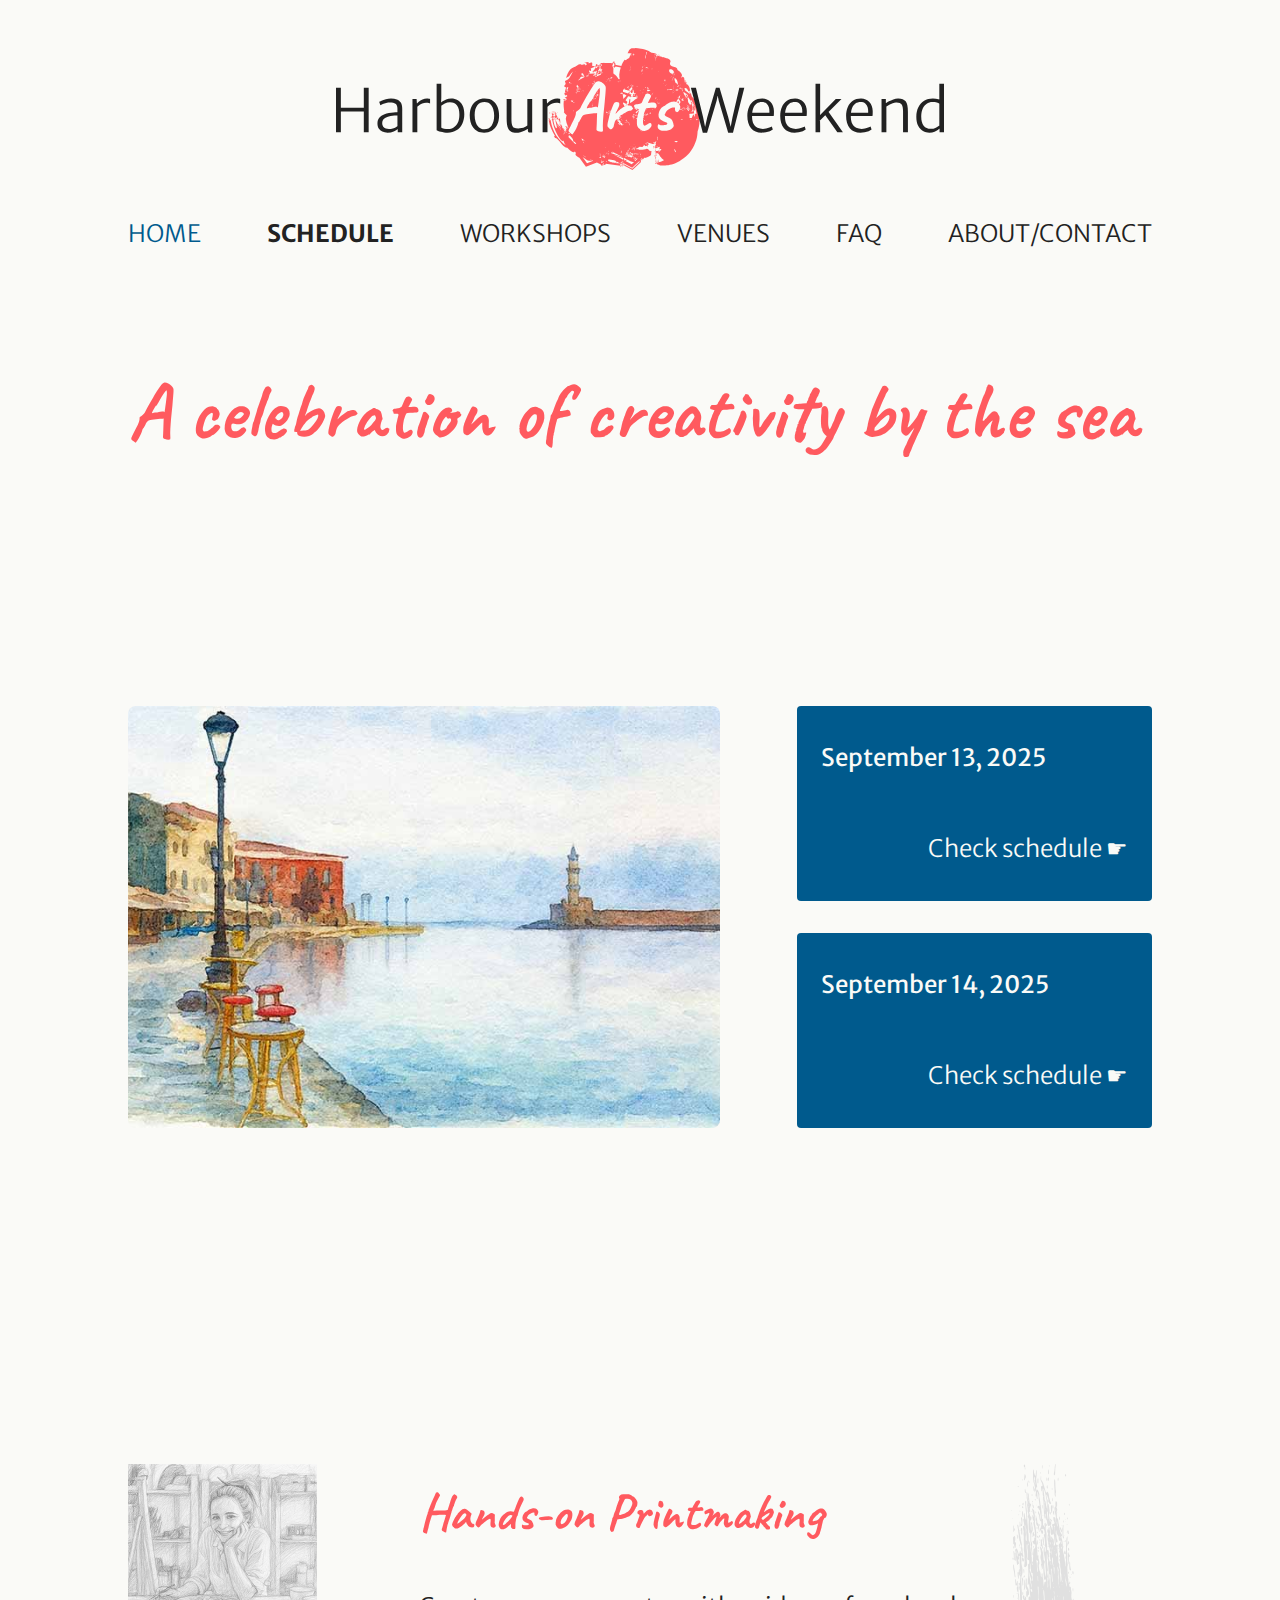
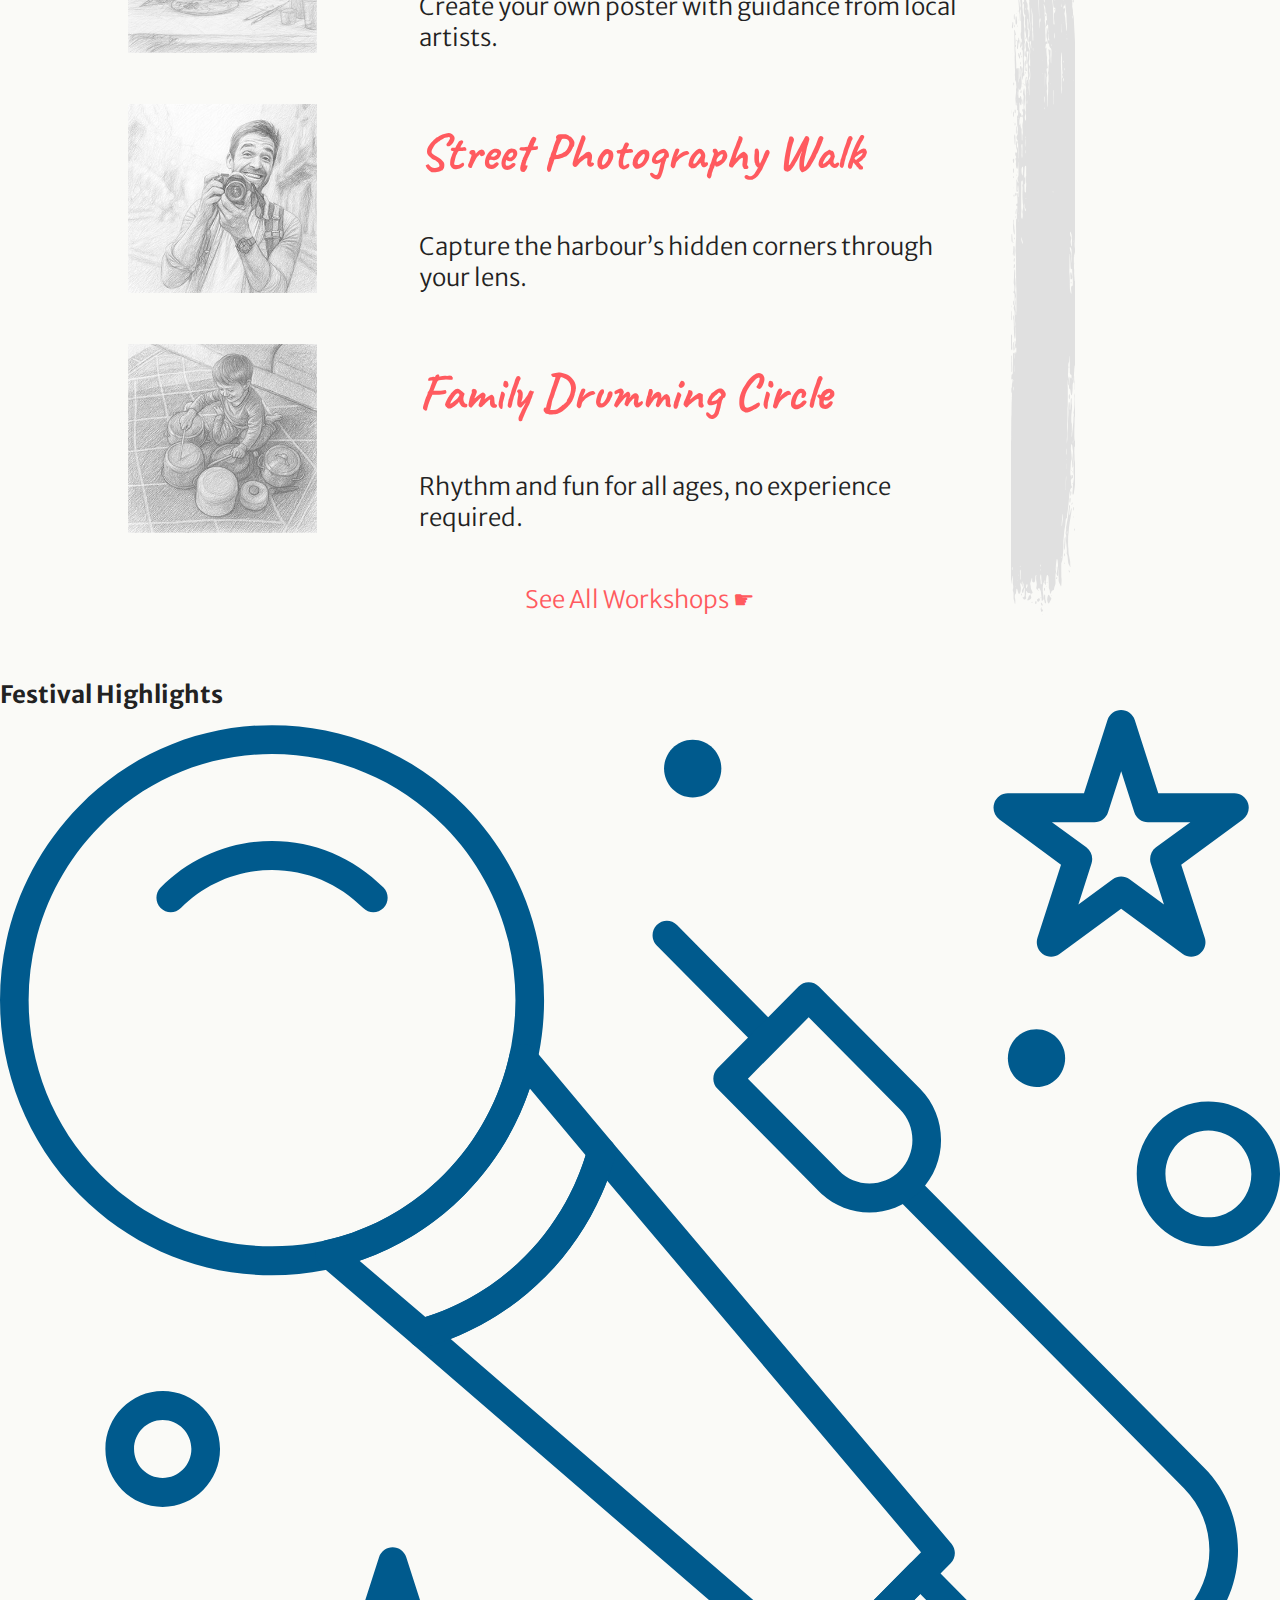
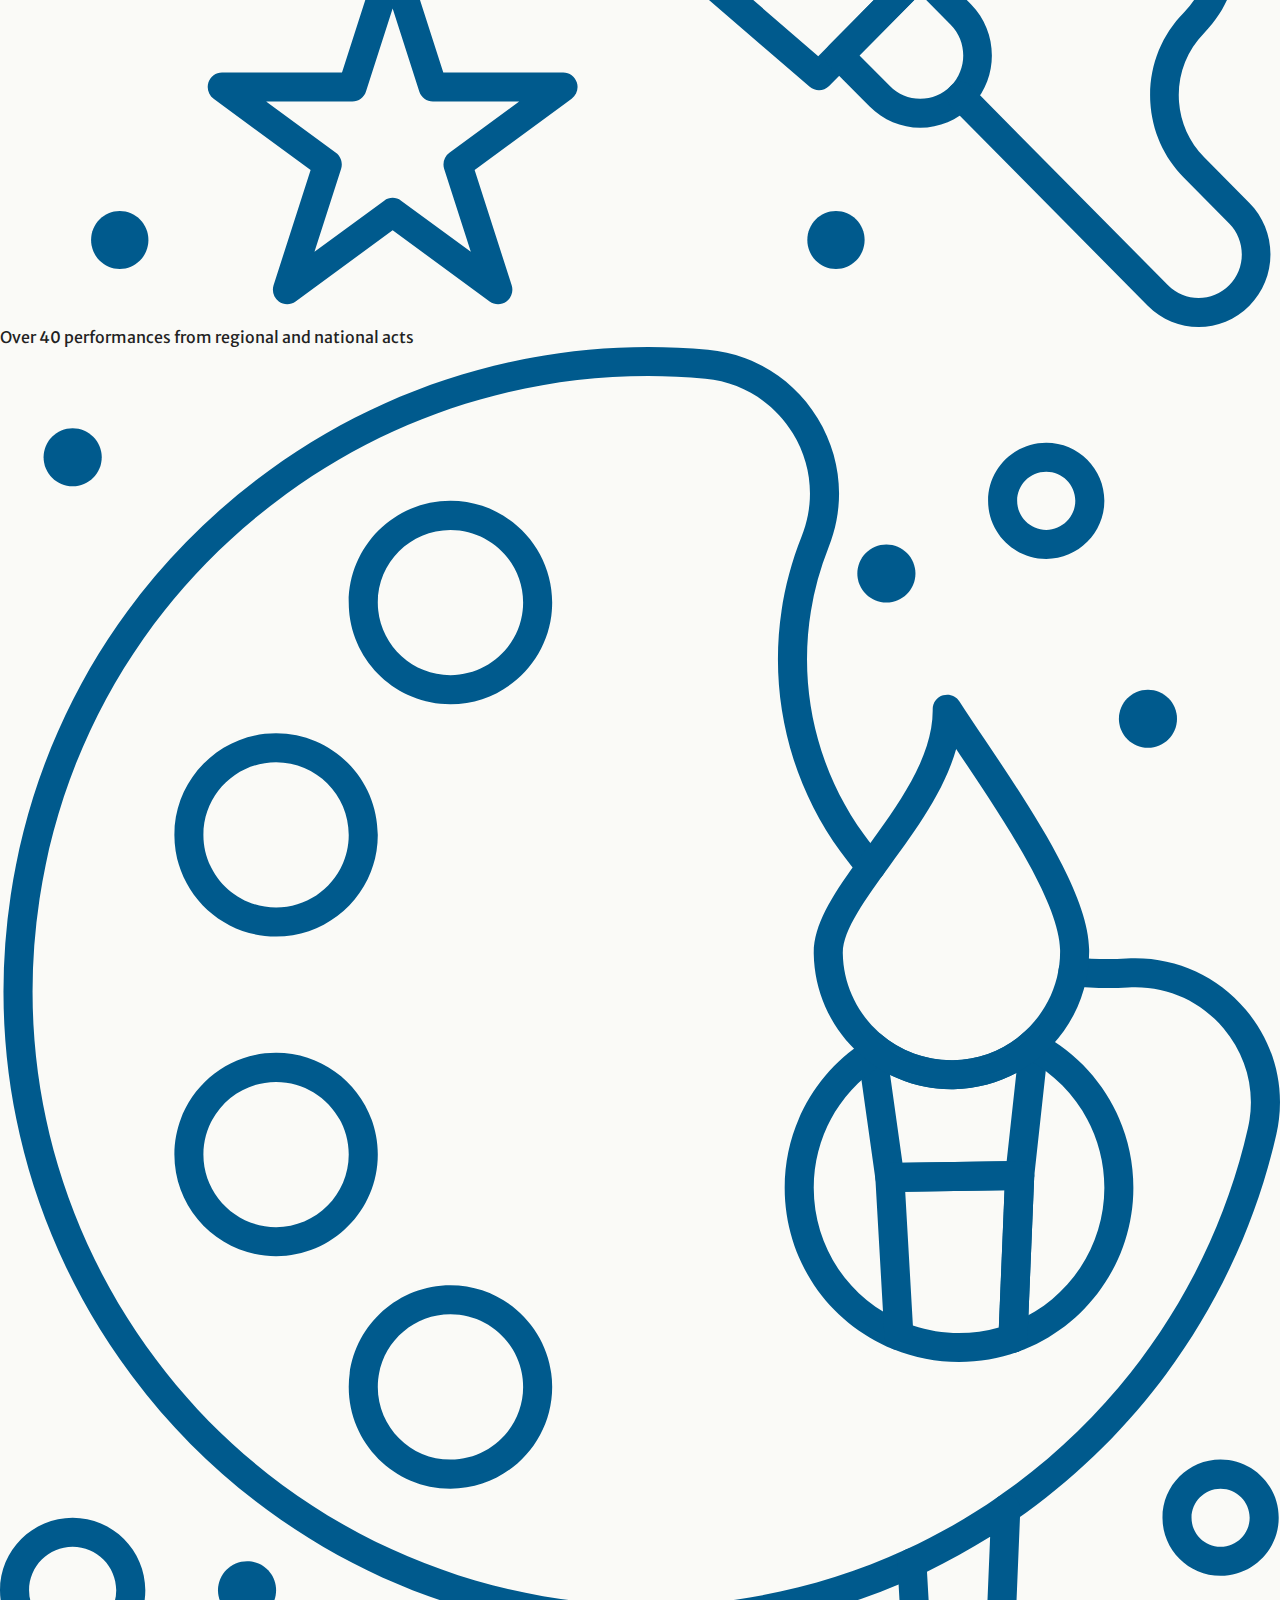
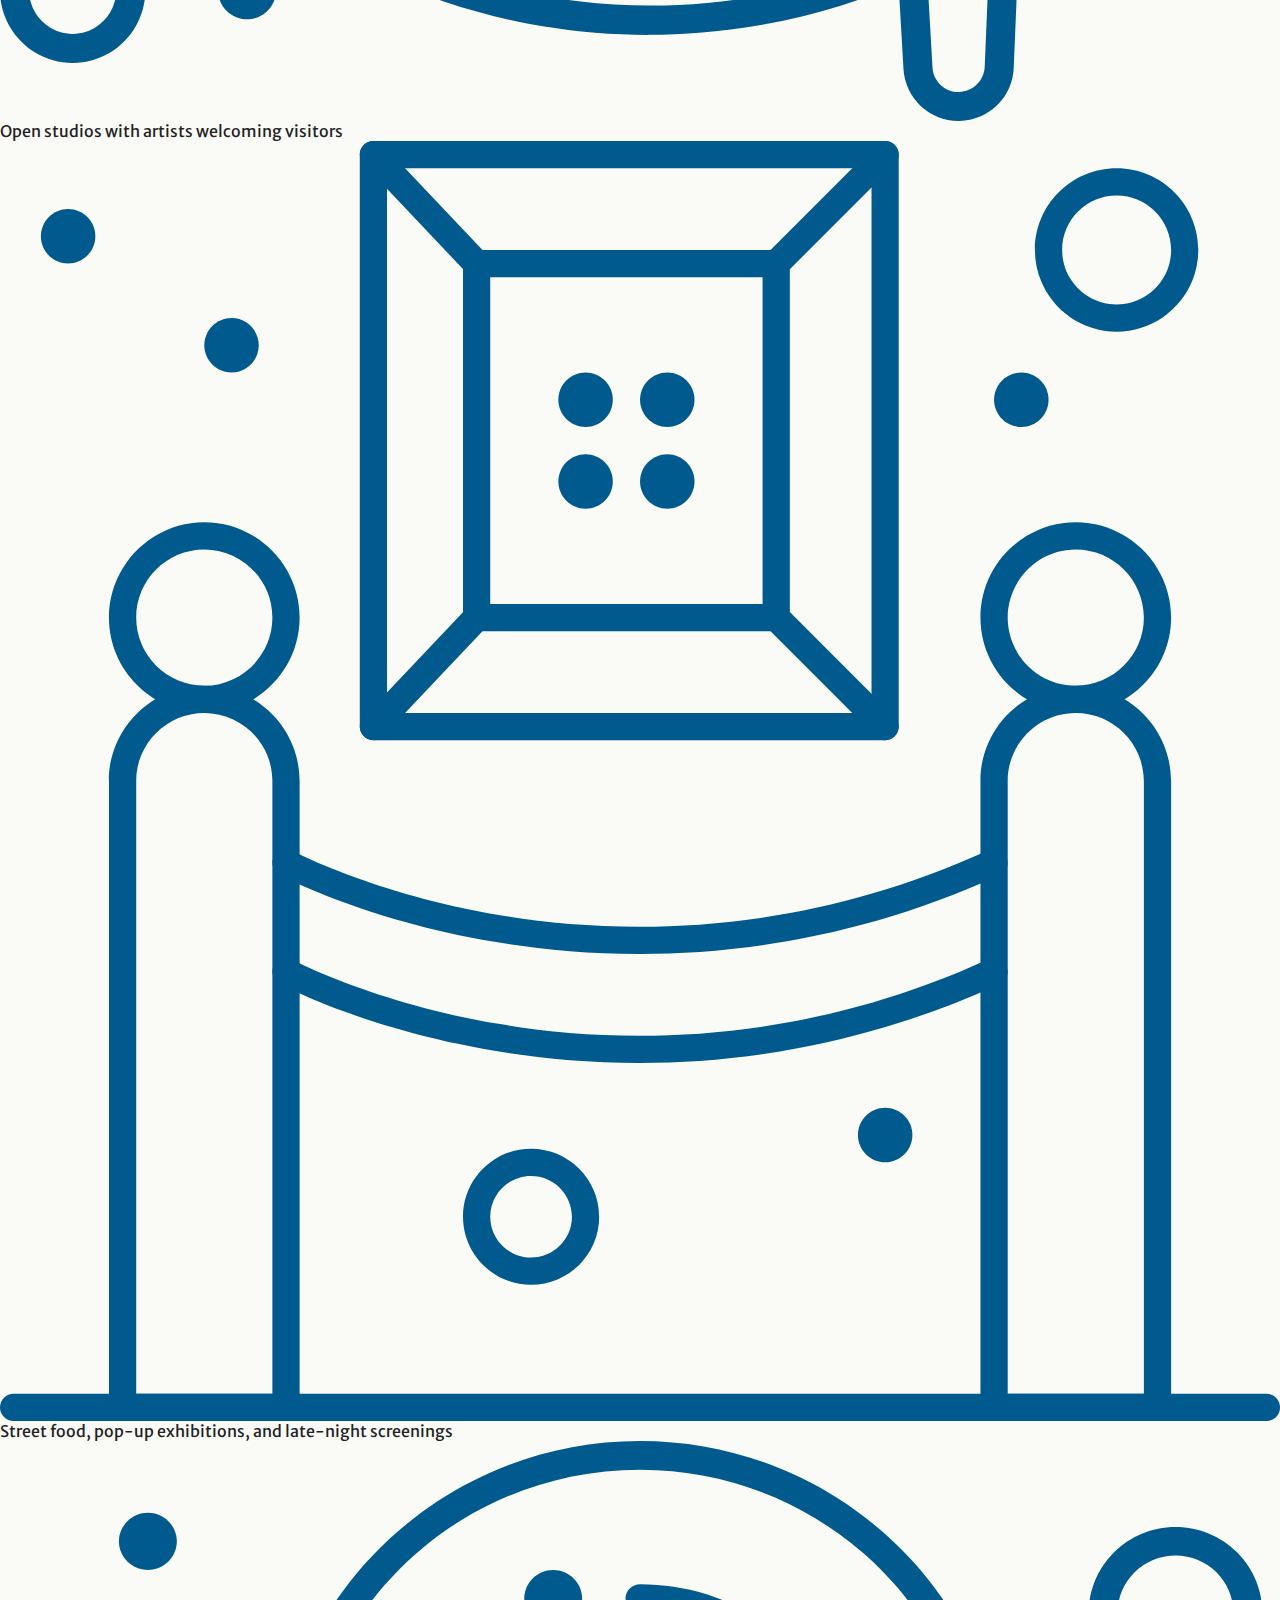
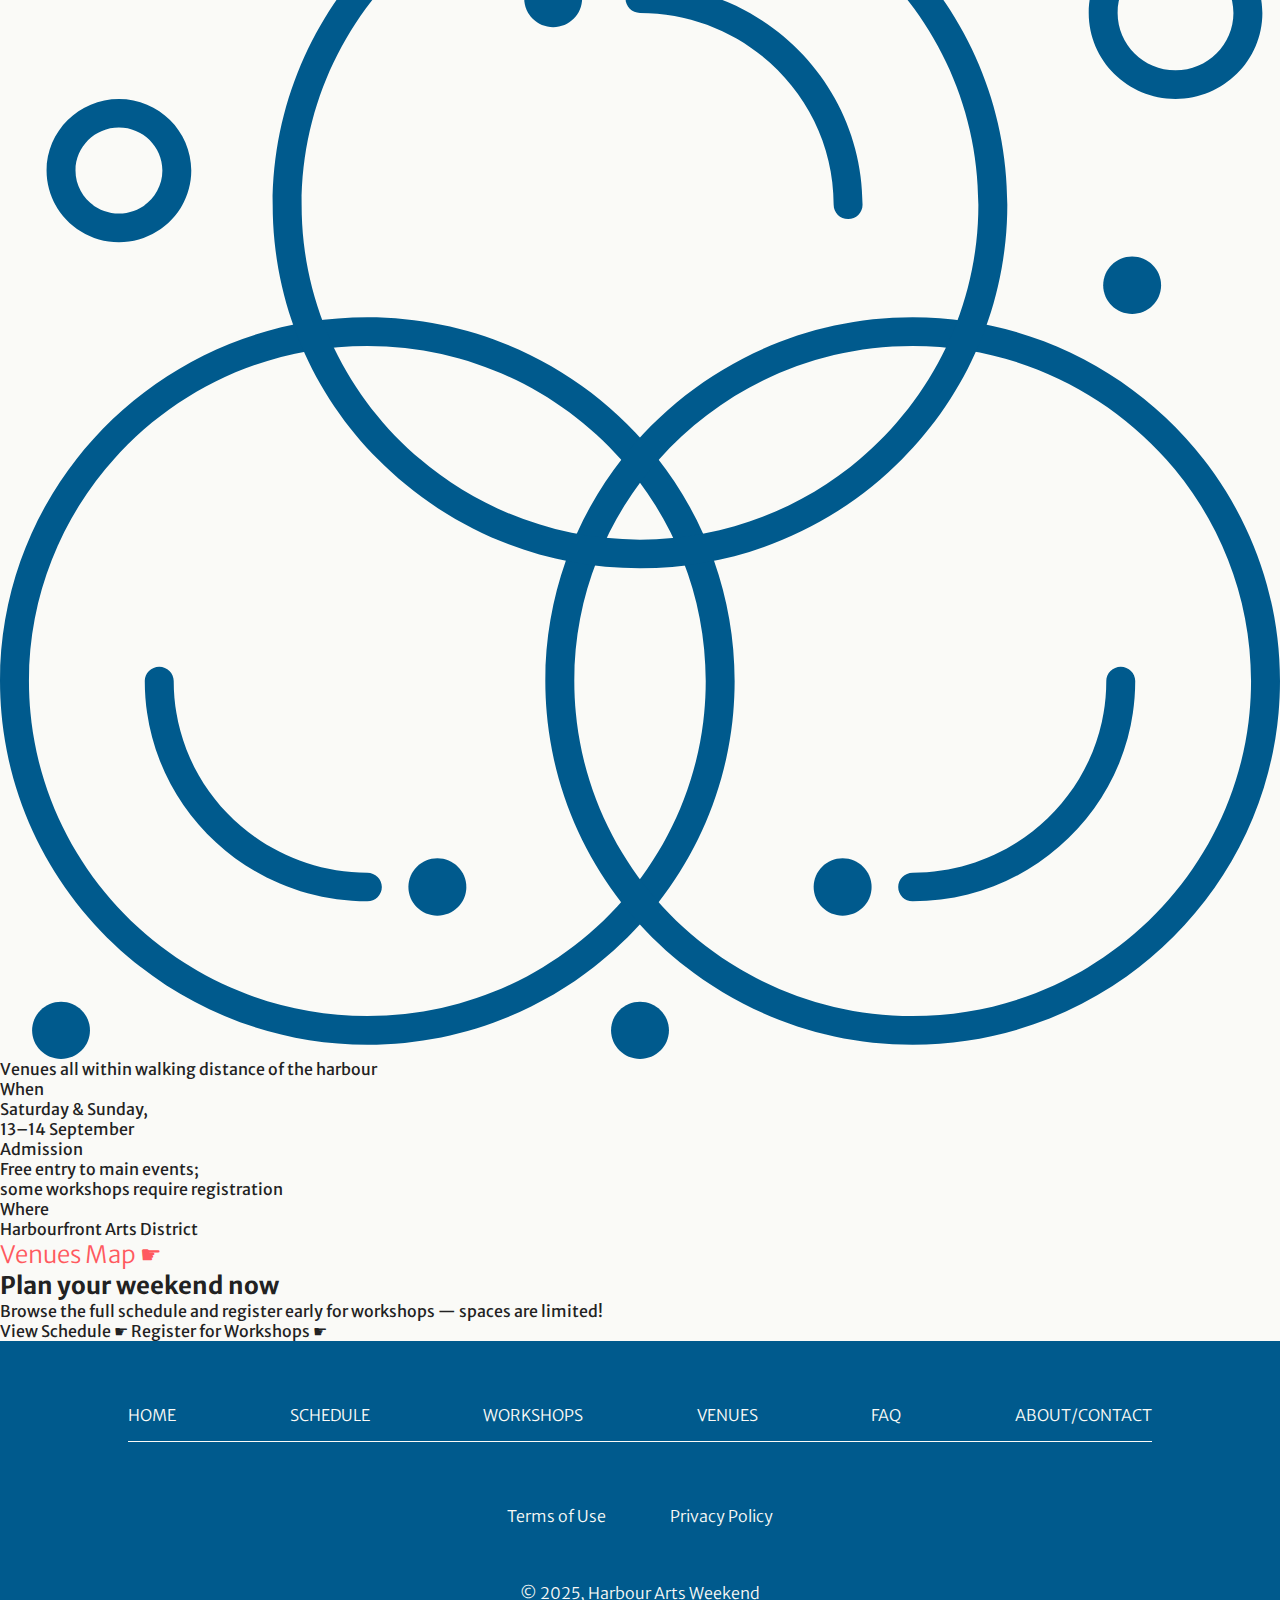
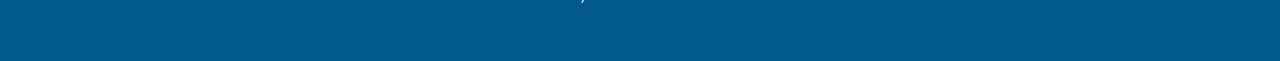
<file: index.html>
<!DOCTYPE html>
<html lang="en">
    <head>
        <meta charset="utf-8">
        <title>Harbour Arts Weekend | Home</title>
        <meta name="description" content="">
        <meta name="viewport" content="width=device-width, initial-scale=1">
        <link rel="stylesheet" href="styles/home.css">
        <link rel="preload" as="image"
            href="/assets/images/home-hero-320.jpg"
            imagesrcset="/assets/images/home-hero-768.jpg 768w, /assets/images/home-hero-1280.jpg 1280w"
            imagesizes="(max-width: 1280px) 100vw, 100vw"
            type="image/jpeg">
    </head>
    <body>
        <header class="site__header">
            <div class="header__logo">
                <a href="/">
                    <img src="assets/haw-logo.svg" alt="Harbour Arts Weekend logo">
                </a>
            </div>
            <nav>
                <ul class="header__menu-list">
                    <li class="active">home</li>
                    <li class="header__menu-list--highlight"><a href="/schedule.html">schedule</a></li>
                    <li><a href="workshops.html">workshops</a></li>
                    <li><a href="venues.html">venues</a></li>
                    <li><a href="faq.html">faq</a></li>
                    <li><a href="about.html">about/contact</a></li>
                </ul>
            </nav>
        </header>

        <main>
            <section class="section-hero">
                <h1 class="hero__title">A celebration of creativity by the sea</h1>
                <p class="hero__description hero__desc1">Join us for two days of music, workshops, and performances across the harbour.</p>
                <div class="hero__image"></div>
                <p class="hero__description hero__desc2">Discover new artists, learn new skills, and be part of a community festival unlike any other</p>
                <a href="#" class="hero__schedule-button hero__but13">
                    <span class="hero__schedule-button--date">September 13, 2025</span>
                    <span class="hero__schedule-button--link">Check schedule ☛</span>
                </a>
                <a href="#" class="hero__schedule-button hero__but14">
                    <span class="hero__schedule-button--date">September 14, 2025</span>
                    <span class="hero__schedule-button--link">Check schedule ☛</span>
                </a>
            </section>

            <section class="section-workshops" aria-labelledby="workshops-heading">
                <h2 id="workshops-heading" class="visually-hidden">Featured Workshops</h2>
                <article class="workshop">
                    <picture class="workshop__image">
                        <source media="(min-width: 48rem)" srcset="assets/images/home_printmaking-768.jpg">
                        <source media="(min-width: 80rem)" srcset="assets/images/home_printmaking-1280.jpg">
                        <img src="assets/images/home_printmaking-360.jpg" alt="" loading="lazy">
                    </picture>
                    <h2 class="workshop__title">Hands-on Printmaking</h2>
                    <p class="workshop__description">Create your own poster with guidance from local artists.</p>
                </article>

                <article class="workshop">
                    <picture class="workshop__image">
                        <source media="(min-width: 48rem)" srcset="assets/images/home_photography-768.jpg">
                        <source media="(min-width: 80rem)" srcset="assets/images/home_photography-1280.jpg">
                        <img src="assets/images/home_photography-360.jpg" alt="" loading="lazy">
                    </picture>
                    <h2 class="workshop__title">Street Photography Walk</h2>
                    <p class="workshop__description">Capture the harbour’s hidden corners through your lens.</p>
                </article>

                <article class="workshop">
                    <picture class="workshop__image">
                        <source media="(min-width: 48rem)" srcset="assets/images/home_drumming-768.jpg">
                        <source media="(min-width: 80rem)" srcset="assets/images/home_drumming-1280.jpg">
                        <img src="assets/images/home_drumming-360.jpg" alt="" loading="lazy">
                    </picture>
                    <h2 class="workshop__title">Family Drumming Circle</h2>
                    <p class="workshop__description">Rhythm and fun for all ages, no experience required.</p>
                </article>

                <div class="see-more-button"><a href="#">See All Workshops ☛</a></div>
            </section>

            <section class="section-highlights">
                <h2 class="section-highlights__title">Festival Highlights</h2>
                <div class="highlight-cards__wrapper">
                    <div class="highlight-card">
                        <img src="/assets/images/home_hglt1.svg" alt="">
                        <p>Over 40 performances from regional and national acts</p>
                    </div>
                    <div class="highlight-card">
                        <img src="/assets/images/home_hglt2.svg" alt="">
                        <p>Open studios with artists welcoming visitors</p>
                    </div>
                    <div class="highlight-card">
                        <img src="/assets/images/home_hglt3.svg" alt="">
                        <p>Street food, pop-up exhibitions, and late-night screenings</p>
                    </div>
                    <div class="highlight-card">
                        <img src="/assets/images/home_hglt4.svg" alt="">
                        <p>Venues all within walking distance of the harbour</p>
                    </div>
                </div>
            </section>

            <section class="section-logistics" aria-describedby="logistics-heading">
                <h2 id="logistics-heading" class="visually-hidden">Festival Logistics</h2>
                <div class="logistics__block">
                    <div class="logistics__block-title">When</div>
                    <div class="logistics__block-arrow"></div>
                    <div class="logistics__block-desc">Saturday & Sunday,<br> <span class="txt-highlight">13–14 September</span></div>
                </div>

                <div class="logistics__block">
                    <div class="logistics__block-title">Admission</div>
                    <div class="logistics__block-arrow"></div>
                    <div class="logistics__block-desc"><span class="txt-highlight">Free entry to main events;<br></span> some workshops require registration</div>
                </div>

                <div class="logistics__block">
                    <div class="logistics__block-title">Where</div>
                    <div class="logistics__block-arrow"></div>
                    <div class="logistics__block-desc"><span class="txt-highlight">Harbourfront Arts District</span></div>
                </div>

                <div class="see-more-button"><a href="#">Venues Map ☛</a></div>
            </section>

            <section class="section-cta">
                <h2 class="cta__title">Plan your weekend now</h2>
                <p class="cta__desc">Browse the full schedule and register early for workshops — spaces are limited!</p>
                <a class="cta__button cta__button-schedule" href="#">View Schedule ☛</a>
                <a class="cta__button cta__button-workshops" href="#">Register for Workshops ☛</a>
            </section>
        </main>

        <footer class="site__footer">
            <nav>
                <ul class="footer__menu-list">
                    <li><a href="/">home</a></li>
                    <li><a href="schedule.html">schedule</a></li>
                    <li><a href="workshops.html">workshops</a></li>
                    <li><a href="venues.html">venues</a></li>
                    <li><a href="faq.html">faq</a></li>
                    <li><a href="about.html">about/contact</a></li>
                </ul>
                <div class="footer__utility">
                    <a href="#">Terms of Use</a>
                    <a href="#">Privacy Policy</a>
                </div>
                <p class="footer__copyright">© 2025, Harbour Arts Weekend</p>
            </nav>
        </footer>
    </body>
</html>
</file>
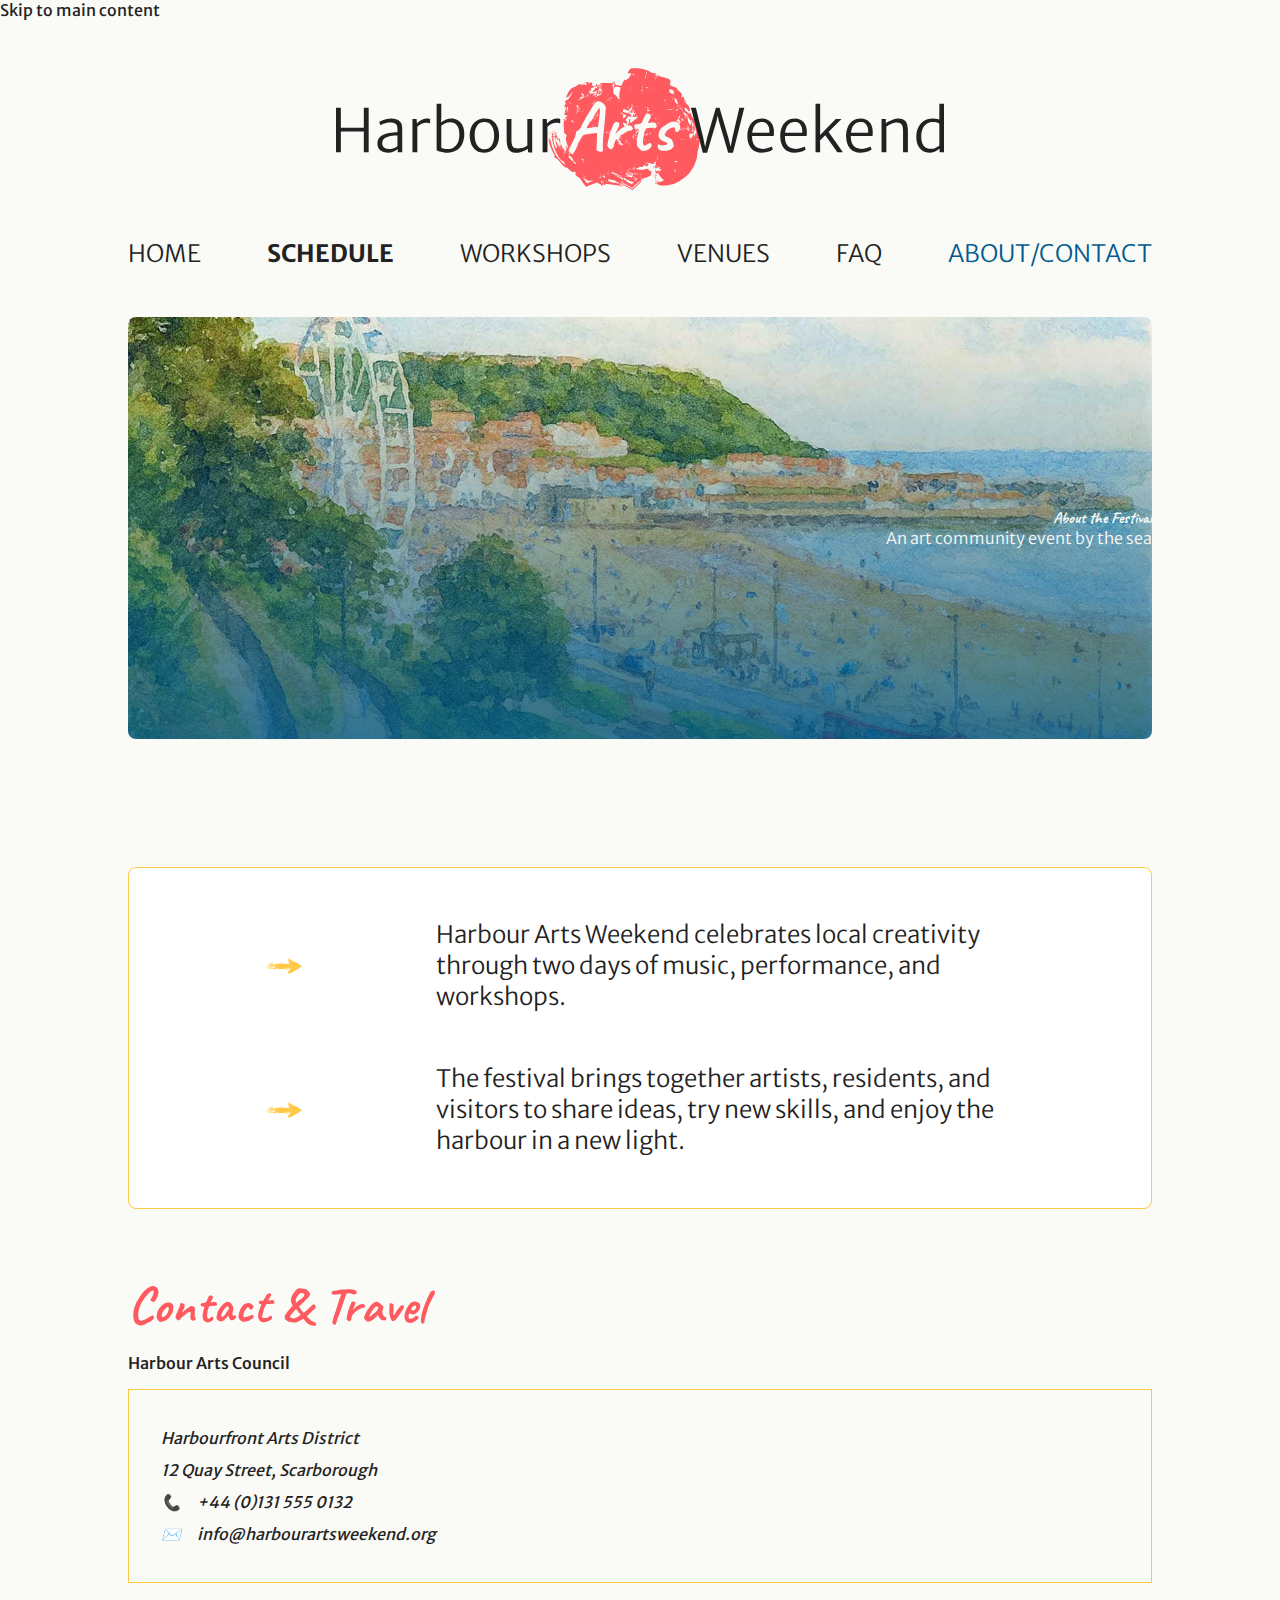
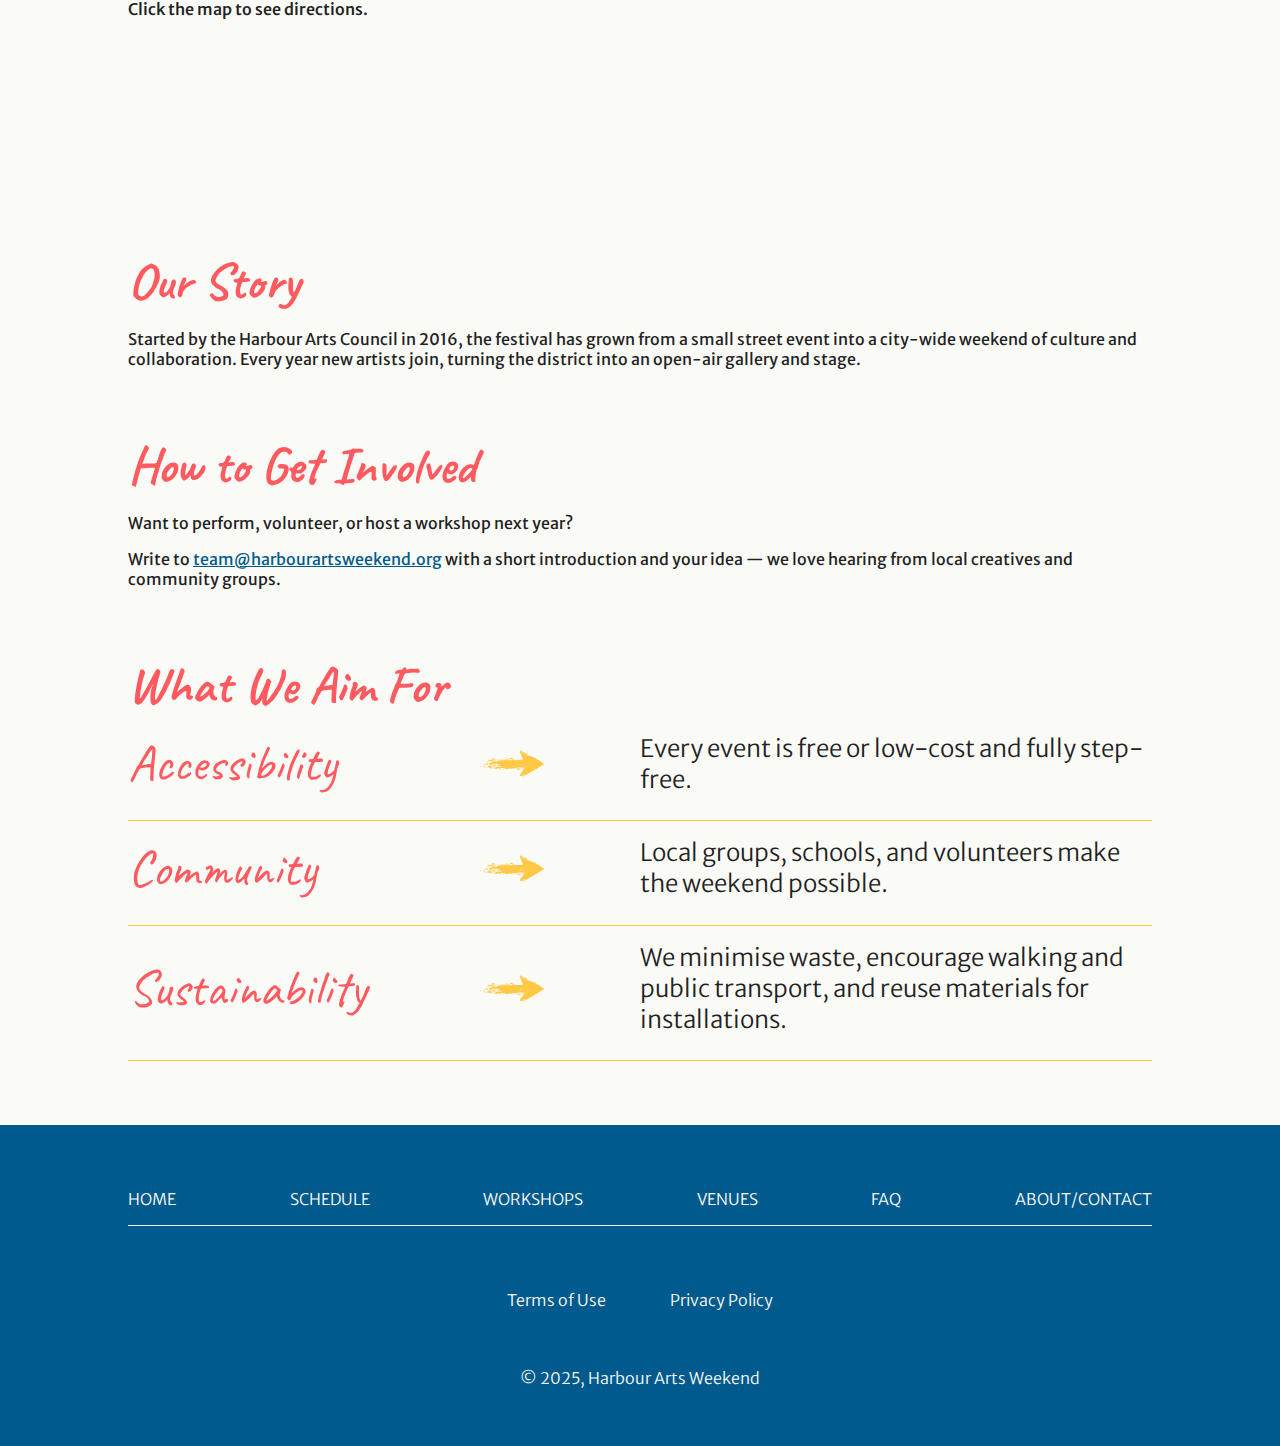
<file: about.html>
<!DOCTYPE html>
<html lang="en">
    <head>
        <meta charset="utf-8">
        <title>Harbour Arts Weekend | About the Festival</title>
        <meta name="description" content="">
        <meta name="viewport" content="width=device-width, initial-scale=1">
        <link rel="stylesheet" href="styles/about.css">
        <link rel="icon" href="assets/fav.ico" type="image/x-icon">
        <link rel="preload" href="assets/fonts/Caveat-VariableFont_wght.ttf" as="font" type="font/ttf" crossorigin>
        <link rel="preload" href="assets/fonts/MerriweatherSans-VariableFont_wght.ttf" as="font" type="font/ttf" crossorigin>
    </head>
    <body>
        <!-- Skip link for accessibility -->
        <a href="#main" class="skip-link">Skip to main content</a>
        
        <header class="site__header">
            <div class="header__logo">
                <a href="/">
                    <img src="assets/haw-logo.svg" alt="Harbour Arts Weekend logo">
                </a>
            </div>
            <nav>
                <ul class="header__menu-list">
                    <li><a href="index.html">Home</a></li>
                    <li class="header__menu-list--highlight"><a href="schedule.html">schedule</a></li>
                    <li><a href="workshops.html">workshops</a></li>
                    <li><a href="venues.html">venues</a></li>
                    <li><a href="faq.html">faq</a></li>
                    <li class="active">about/contact</li>
                </ul>
            </nav>
        </header>

        <main id="main">
            <section class="section-hero">
                <div class="hero__image">
                    <h1 class="hero__title">About the Festival</h1>
                    <p class="hero__description">An art community event by the sea</p>
                </div>
            </section>

            <section class="section-info" aria-labelledby="intro-block">
                <h2 id="intro-block" class="visually-hidden">Intro</h2>
                <p class="info__paragraph texts">Harbour Arts Weekend celebrates local creativity through two days of music, performance, and workshops.</p>
                <p class="info__paragraph texts">The festival brings together artists, residents, and visitors to share ideas, try new skills, and enjoy the harbour in a new light.</p>
            </section>

            <section class="section-travel">
                <h2 class="headings">Contact & Travel</h2>
                <p class="texts travel__subheading">Harbour Arts Council</p>
                <address class="texts travel__contact">
                    Harbourfront Arts District<br>
                    12 Quay Street, Scarborough
                    <a href="tel:+4401315550132" class="travel__contact-phone">+44 (0)131 555 0132</a>
                    <a href="mailto:info@harbourartsweekend.org" class="travel__contact-mail">info@harbourartsweekend.org</a>
                </address>
                <p class="texts travel__subheading">Click the map to see directions.</p>
                <iframe src="https://www.google.com/maps/embed?pb=!1m18!1m12!1m3!1d1354.839399384875!2d-0.3908469263547709!3d54.28404252393177!2m3!1f0!2f0!3f0!3m2!1i1024!2i768!4f13.1!3m3!1m2!1s0x487f47be20de4bc7%3A0x2cbcfcbde7d381cf!2s12%20Quay%20St%2C%20Scarborough%20YO11%201PF%2C%20UK!5e0!3m2!1sen!2sru!4v1760265675639!5m2!1sen!2sru" width="600" height="450" style="border:0;" allowfullscreen="" loading="lazy" referrerpolicy="no-referrer-when-downgrade"></iframe>
            </section>

            <section class="section-text">
                <h2 class="headings">Our Story</h2>
                <p class="texts">Started by the Harbour Arts Council in 2016, the festival has grown from a small street event into a city-wide weekend of culture and collaboration. Every year new artists join, turning the district into an open-air gallery and stage.</p>
            </section>

            <section class="section-text">
                <h2 class="headings">How to Get Involved</h2>
                <p class="texts">Want to perform, volunteer, or host a workshop next year?</p>
                <p class="texts">Write to <a href="mailto:team@harbourartsweekend.org">team@harbourartsweekend.org</a> with a short introduction and your idea — we love hearing from local creatives and community groups.</p>
            </section>

            <section class="section-aim">
                <h2 class="headings">What We Aim For</h2>
                <div class="aim__block">
                    <div class="aim__block-title headings">Accessibility</div>
                    <div class="aim__block-arrow"></div>
                    <div class="aim__block-desc texts">Every event is free or low-cost and fully step-free.</div>
                </div>

                <div class="aim__block">
                    <div class="aim__block-title headings">Community</div>
                    <div class="aim__block-arrow"></div>
                    <div class="aim__block-desc texts">Local groups, schools, and volunteers make the weekend possible.</div>
                </div>

                <div class="aim__block">
                    <div class="aim__block-title headings">Sustainability</div>
                    <div class="aim__block-arrow"></div>
                    <div class="aim__block-desc texts">We minimise waste, encourage walking and public transport, and reuse materials for installations.</div>
                </div>
            </section>           
        </main>

        <footer class="site__footer">
            <nav>
                <ul class="footer__menu-list">
                    <li><a href="index.html">home</a></li>
                    <li><a href="schedule.html">schedule</a></li>
                    <li><a href="workshops.html">workshops</a></li>
                    <li><a href="venues.html">venues</a></li>
                    <li><a href="faq.html">faq</a></li>
                    <li><a href="about.html">about/contact</a></li>
                </ul>
                <div class="footer__utility">
                    <a href="terms.html">Terms of Use</a>
                    <a href="privacy.html">Privacy Policy</a>
                </div>
                <p class="footer__copyright">© 2025, Harbour Arts Weekend</p>
            </nav>
        </footer>
    </body>
</html>
</file>
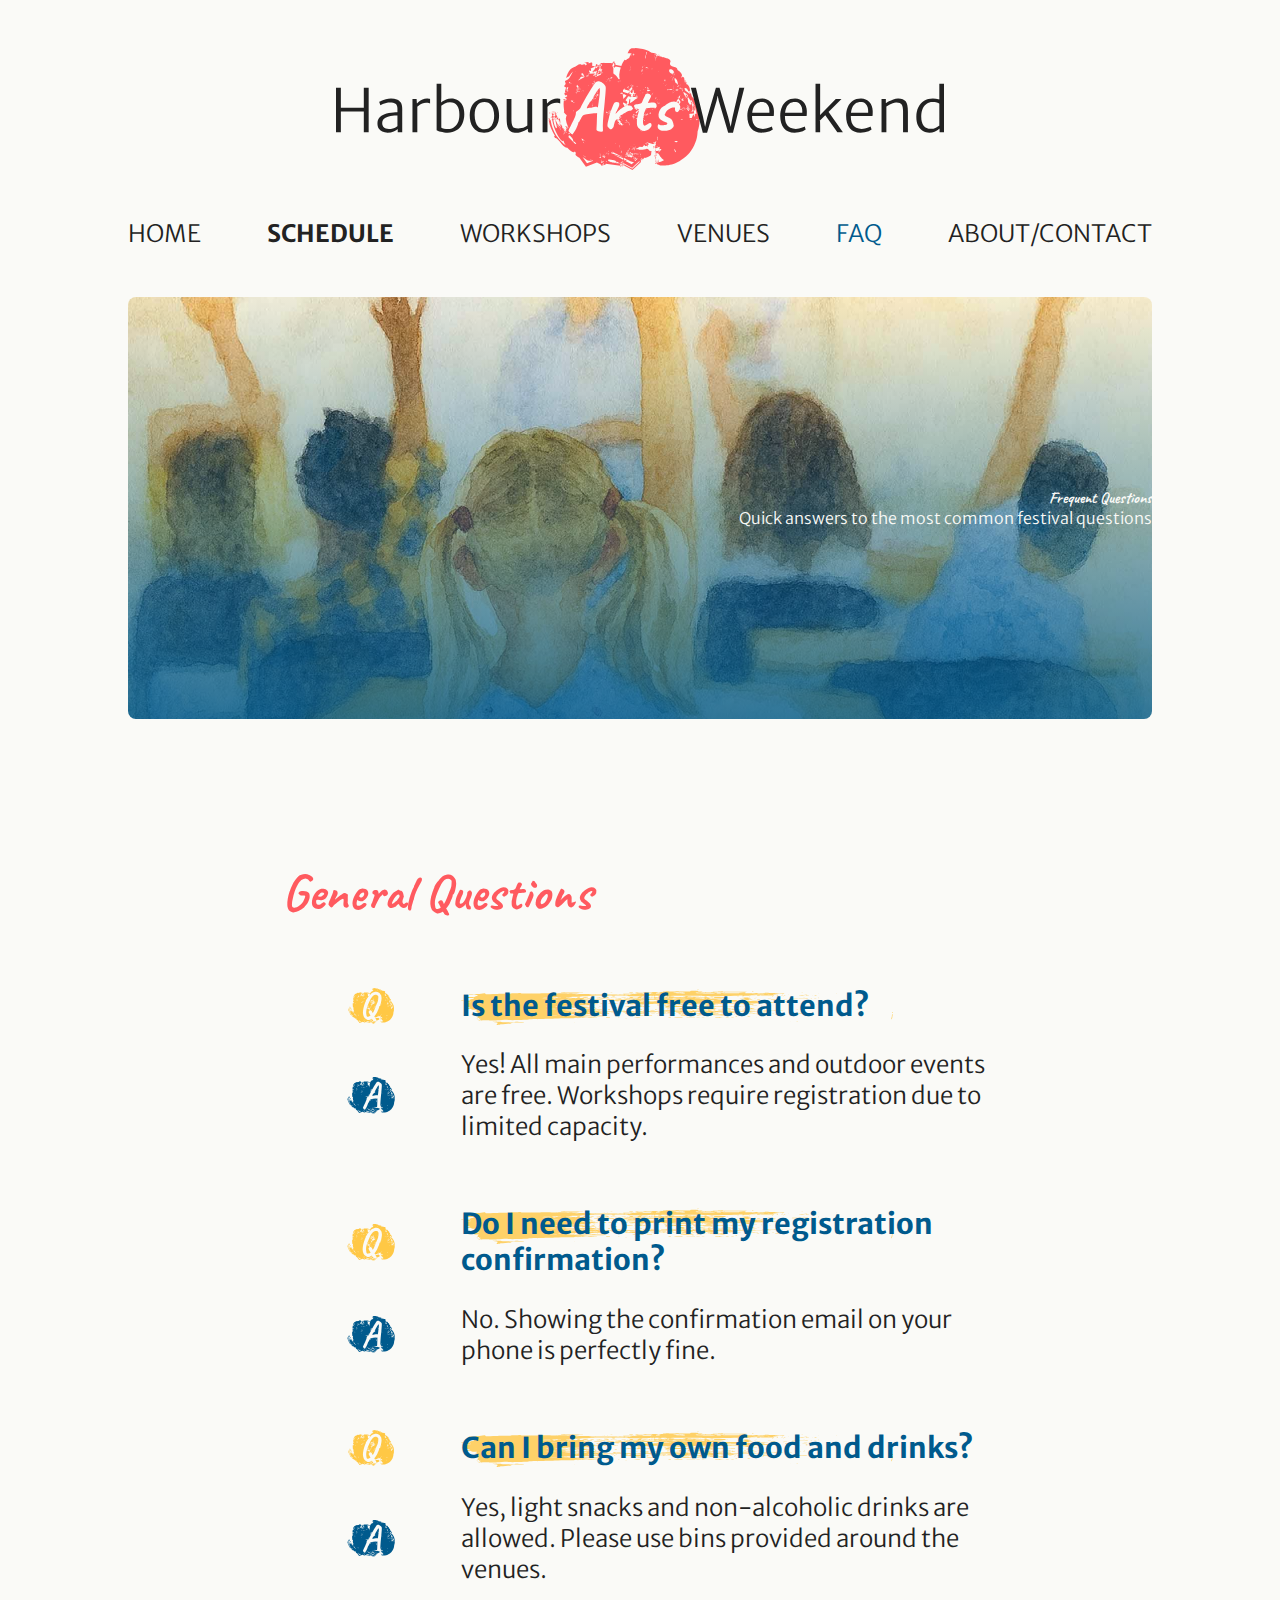
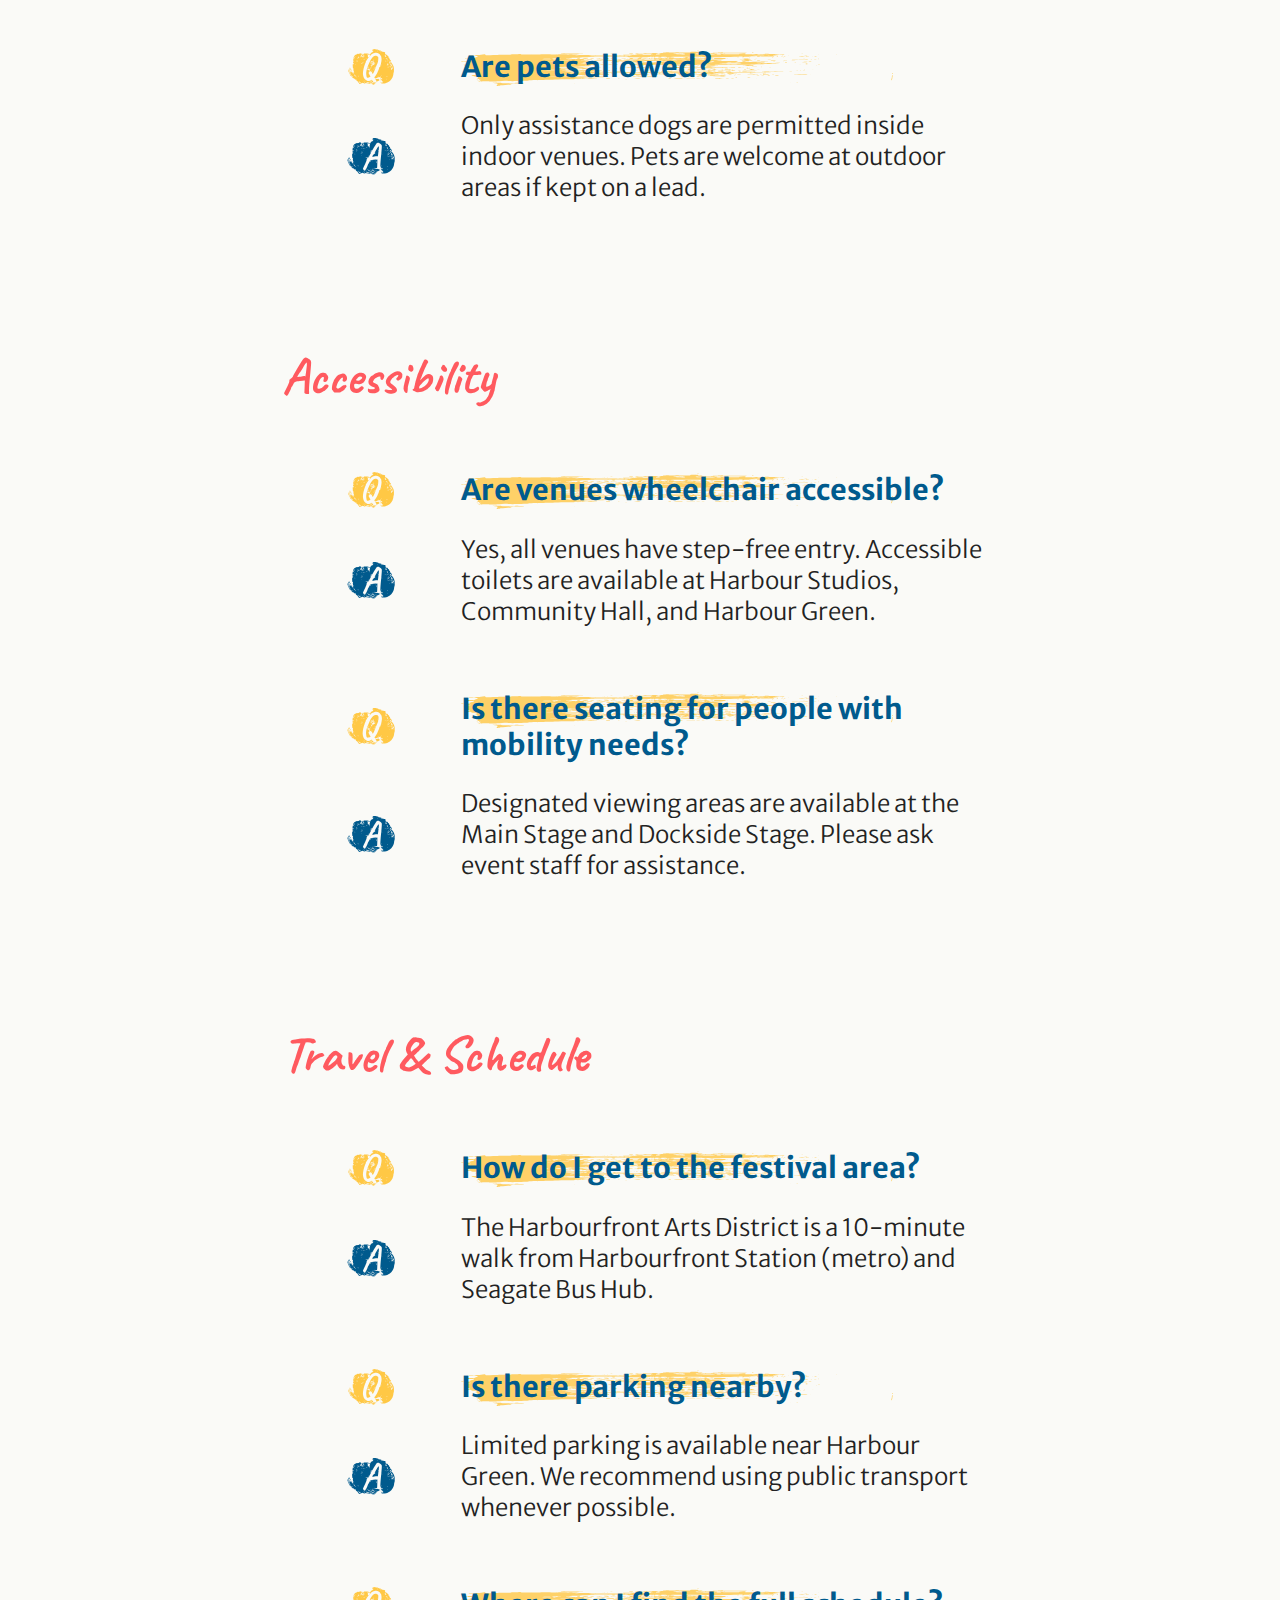
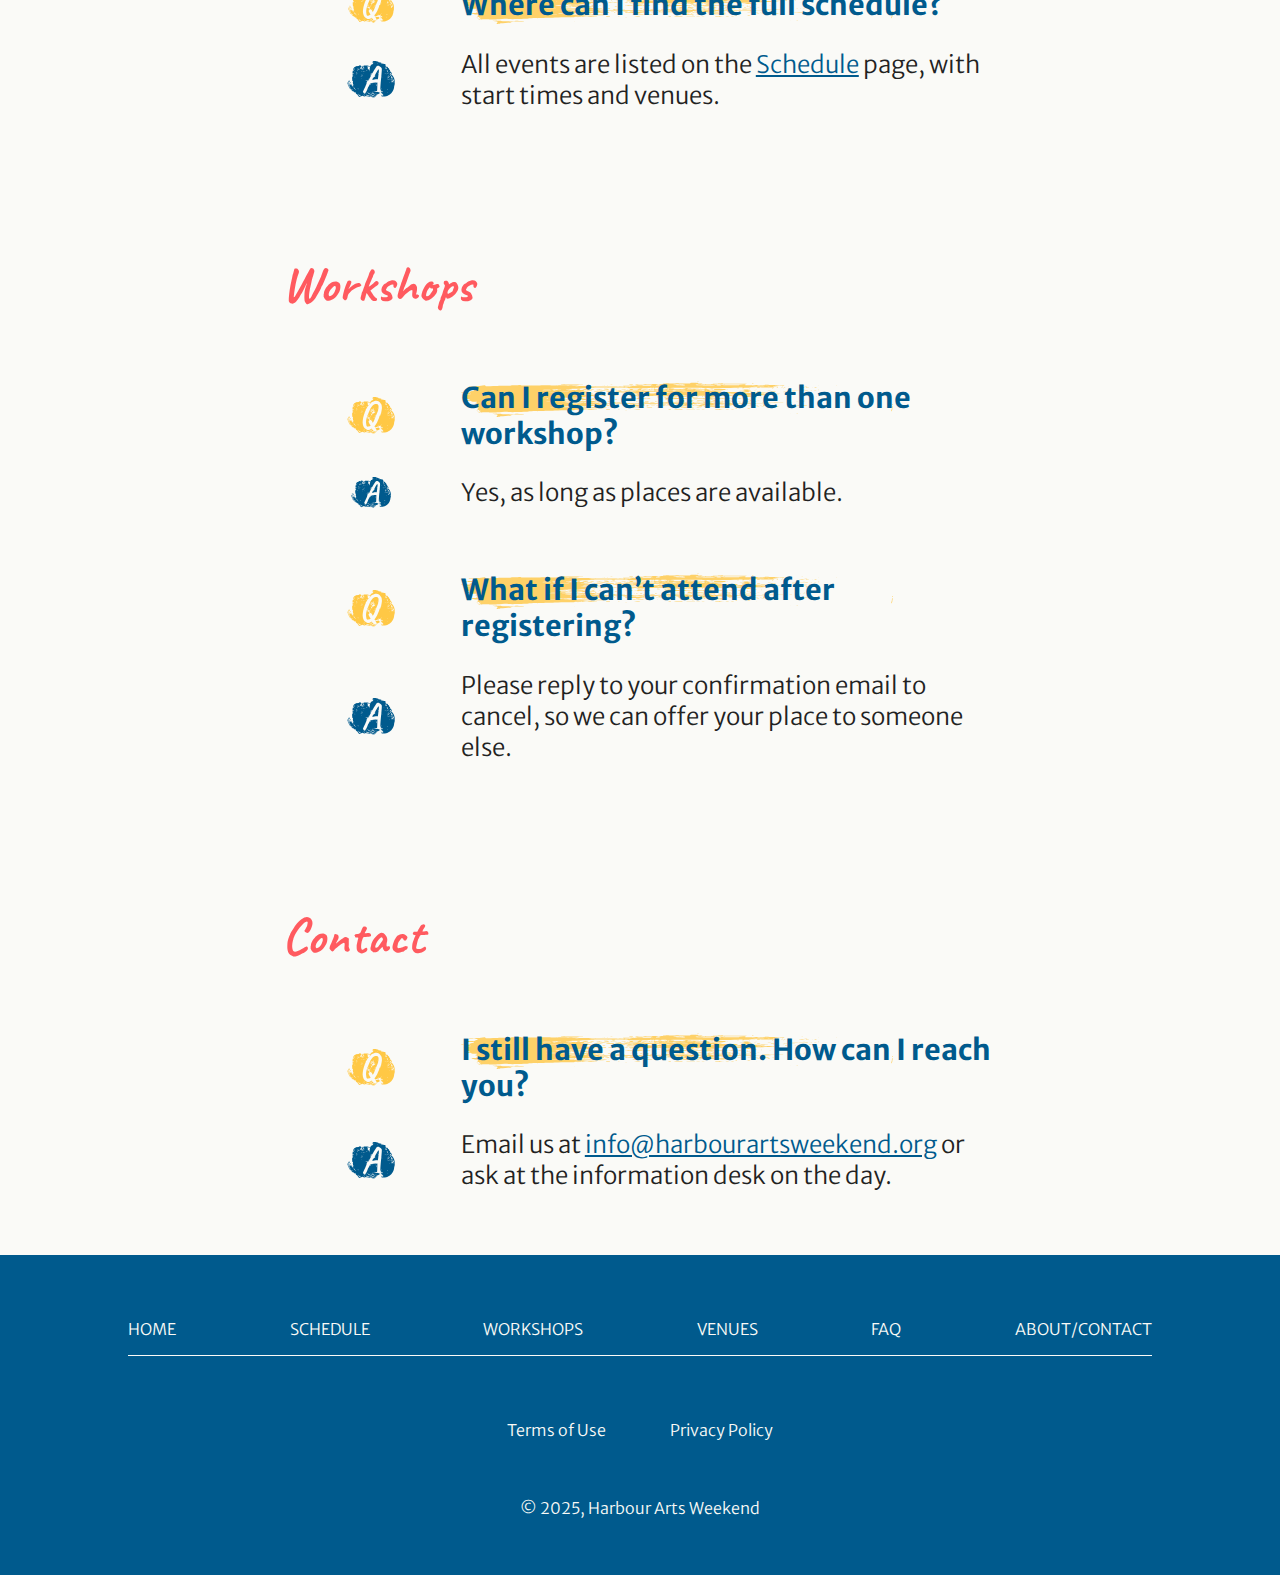
<file: faq.html>
<!DOCTYPE html>
<html lang="en">
    <head>
        <meta charset="utf-8">
        <title>Harbour Arts Weekend | Schedule</title>
        <meta http-equiv="X-UA-Compatible" content="IE=edge">
        <meta name="description" content="">
        <meta name="viewport" content="width=device-width, initial-scale=1">
        <link rel="stylesheet" href="/styles/faq.css">
    </head>
    <body>
        <header class="site__header">
            <div class="header__logo">
                <a href="/">
                    <img src="/assets/haw-logo.svg" alt="Harbour Arts Weekend logo">
                </a>
            </div>
            <nav>
                <ul class="header__menu-list">
                    <li><a href="/">Home</a></li>
                    <li class="header__menu-list--highlight"><a href="schedule.html">schedule</a></li>
                    <li><a href="workshops.html">workshops</a></li>
                    <li><a href="venues.html">venues</a></li>
                    <li class="active">faq</li>
                    <li><a href="about.html">about/contact</a></li>
                </ul>
            </nav>
        </header>

        <main>
            <section class="section-hero">
                <div class="hero__image">
                    <h1 class="hero__title">Frequent Questions</h1>
                    <p class="hero__description">Quick answers to the most common festival questions</p>
                </div>
            </section>

            <section class="section-faq">
                <h2 class="headings">General Questions</h2>
                <article class="faq__item">
                    <div class="faq__item-qmark"></div>
                    <h3 class="faq__item-q">Is the festival free to attend?</h3>
                    <div class="faq__item-amark"></div>
                    <p class="faq__item-a texts">Yes! All main performances and outdoor events are free. Workshops require registration due to limited capacity.</p>
                </article>
                
                <article class="faq__item">
                    <div class="faq__item-qmark"></div>
                    <h3 class="faq__item-q">Do I need to print my registration confirmation?</h3>
                    <div class="faq__item-amark"></div>
                    <p class="faq__item-a texts">No. Showing the confirmation email on your phone is perfectly fine.</p>
                </article>

                <article class="faq__item">
                    <div class="faq__item-qmark"></div>
                    <h3 class="faq__item-q">Can I bring my own food and drinks?</h3>
                    <div class="faq__item-amark"></div>
                    <p class="faq__item-a texts">Yes, light snacks and non-alcoholic drinks are allowed. Please use bins provided around the venues.</p>
                </article>

                <article class="faq__item">
                    <div class="faq__item-qmark"></div>
                    <h3 class="faq__item-q">Are pets allowed?</h3>
                    <div class="faq__item-amark"></div>
                    <p class="faq__item-a texts">Only assistance dogs are permitted inside indoor venues. Pets are welcome at outdoor areas if kept on a lead.</p>
                </article>
            </section>

            <section class="section-faq">
                <h2 class="headings">Accessibility</h2>
                <article class="faq__item">
                    <div class="faq__item-qmark"></div>
                    <h3 class="faq__item-q">Are venues wheelchair accessible?</h3>
                    <div class="faq__item-amark"></div>
                    <p class="faq__item-a texts">Yes, all venues have step-free entry. Accessible toilets are available at Harbour Studios, Community Hall, and Harbour Green.</p>
                </article>
                
                <article class="faq__item">
                    <div class="faq__item-qmark"></div>
                    <h3 class="faq__item-q">Is there seating for people with mobility needs?</h3>
                    <div class="faq__item-amark"></div>
                    <p class="faq__item-a texts">Designated viewing areas are available at the Main Stage and Dockside Stage. Please ask event staff for assistance.</p>
                </article>
            </section>

            <section class="section-faq">
                <h2 class="headings">Travel & Schedule</h2>
                <article class="faq__item">
                    <div class="faq__item-qmark"></div>
                    <h3 class="faq__item-q">How do I get to the festival area?</h3>
                    <div class="faq__item-amark"></div>
                    <p class="faq__item-a texts">The Harbourfront Arts District is a 10-minute walk from Harbourfront Station (metro) and Seagate Bus Hub.</p>
                </article>
                
                <article class="faq__item">
                    <div class="faq__item-qmark"></div>
                    <h3 class="faq__item-q">Is there parking nearby?</h3>
                    <div class="faq__item-amark"></div>
                    <p class="faq__item-a texts">Limited parking is available near Harbour Green. We recommend using public transport whenever possible.</p>
                </article>

                <article class="faq__item">
                    <div class="faq__item-qmark"></div>
                    <h3 class="faq__item-q">Where can I find the full schedule?</h3>
                    <div class="faq__item-amark"></div>
                    <p class="faq__item-a texts">All events are listed on the <a href="schedule.html">Schedule</a> page, with start times and venues.</p>
                </article>
            </section>

            <section class="section-faq">
                <h2 class="headings">Workshops</h2>
                <article class="faq__item">
                    <div class="faq__item-qmark"></div>
                    <h3 class="faq__item-q">Can I register for more than one workshop?</h3>
                    <div class="faq__item-amark"></div>
                    <p class="faq__item-a texts">Yes, as long as places are available.</p>
                </article>
                
                <article class="faq__item">
                    <div class="faq__item-qmark"></div>
                    <h3 class="faq__item-q">What if I can’t attend after registering?</h3>
                    <div class="faq__item-amark"></div>
                    <p class="faq__item-a texts">Please reply to your confirmation email to cancel, so we can offer your place to someone else.</p>
                </article>
            </section>

            <section class="section-faq">
                <h2 class="headings">Contact</h2>
                <article class="faq__item">
                    <div class="faq__item-qmark"></div>
                    <h3 class="faq__item-q">I still have a question. How can I reach you?</h3>
                    <div class="faq__item-amark"></div>
                    <p class="faq__item-a texts">Email us at <a href="mailto:info@harbourartsweekend.org">info@harbourartsweekend.org</a> or ask at the information desk on the day.</p>
                </article>
            </section>
        </main>

         <footer class="site__footer">
            <nav>
                <ul class="footer__menu-list">
                    <li><a href="/">home</a></li>
                    <li><a href="schedule.html">schedule</a></li>
                    <li><a href="workshops.html">workshops</a></li>
                    <li><a href="venues.html">venues</a></li>
                    <li><a href="faq.html">faq</a></li>
                    <li><a href="about.html">about/contact</a></li>
                </ul>
                <div class="footer__utility">
                    <a href="terms.html">Terms of Use</a>
                    <a href="privacy.html">Privacy Policy</a>
                </div>
                <p class="footer__copyright">© 2025, Harbour Arts Weekend</p>
            </nav>
        </footer>
    </body>
</html>
</file>
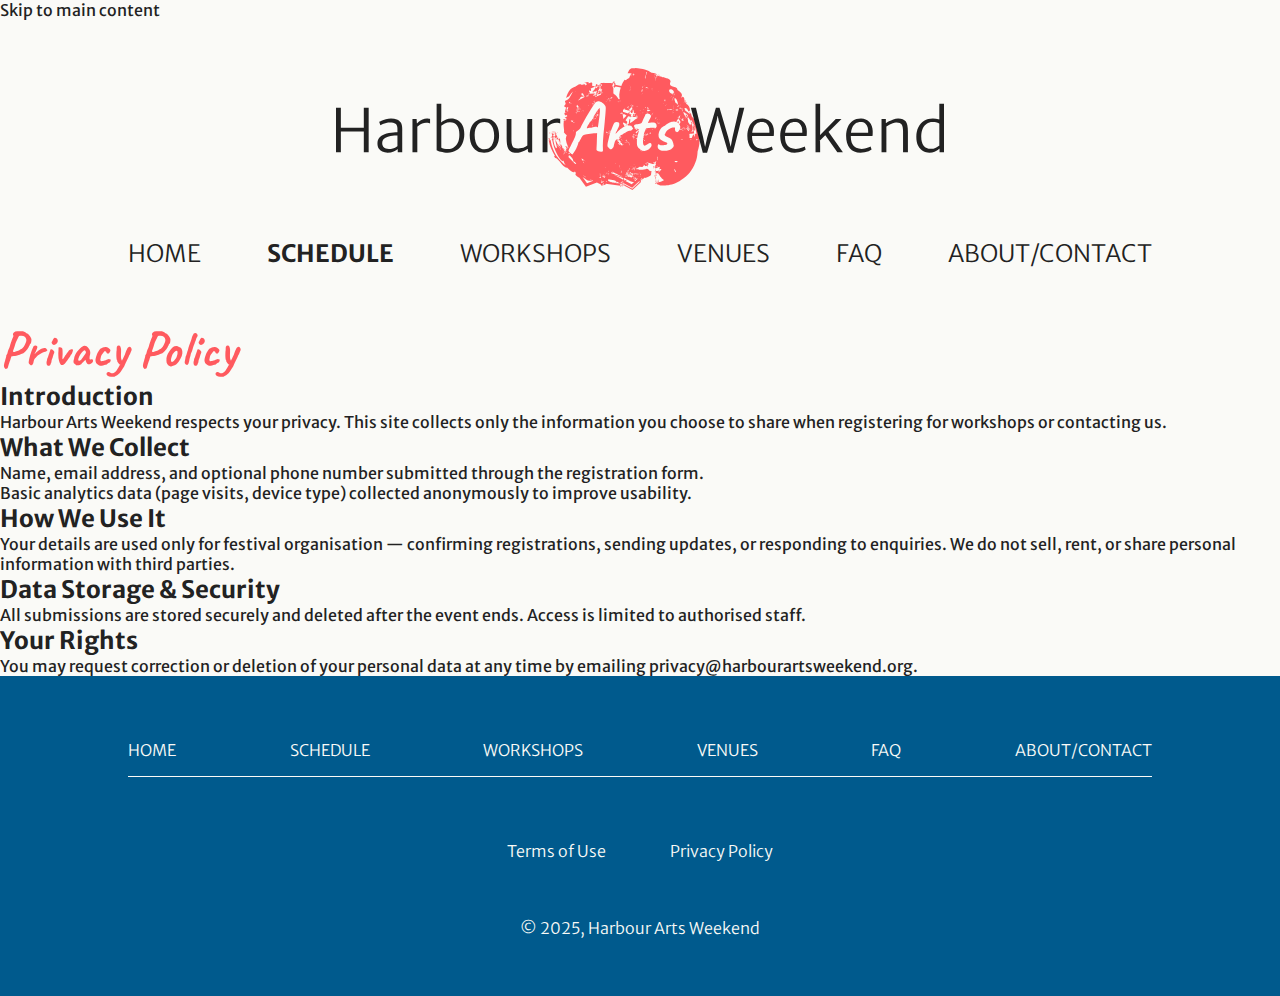
<file: privacy.html>
<!DOCTYPE html>
<html lang="en">
    <head>
        <meta charset="utf-8">
        <title>Harbour Arts Weekend | Workshops</title>
        <meta name="description" content="">
        <meta name="viewport" content="width=device-width, initial-scale=1">
        <link rel="stylesheet" href="styles/utility.css">
        <link rel="icon" href="assets/fav.ico" type="image/x-icon">
        <link rel="preload" href="assets/fonts/Caveat-VariableFont_wght.ttf" as="font" type="font/ttf" crossorigin>
        <link rel="preload" href="assets/fonts/MerriweatherSans-VariableFont_wght.ttf" as="font" type="font/ttf" crossorigin>
    </head>
    <body>
        <!-- Skip link for accessibility -->
        <a href="#main" class="skip-link">Skip to main content</a>
        
        <header class="site__header">
            <div class="header__logo">
                <a href="index.html">
                    <img src="assets/haw-logo.svg" alt="Harbour Arts Weekend logo">
                </a>
            </div>
            <nav>
                <ul class="header__menu-list">
                    <li><a href="index.html">Home</a></li>
                    <li class="header__menu-list--highlight"><a href="schedule.html">schedule</a></li>
                    <li><a href="workshops.html">workshops</a></li>
                    <li><a href="venues.html">venues</a></li>
                    <li><a href="faq.html">faq</a></li>
                    <li><a href="about.html">about/contact</a></li>
                </ul>
            </nav>
        </header>

        <main id="main">
            <section class="title">
                <h1 class="title__heading headings">Privacy Policy</h1>
            </section>

            <section class="page-body">
                <article class="page-article">
                    <h2 class="texts article-heading">Introduction</h2>
                    <p class="texts">Harbour Arts Weekend respects your privacy. This site collects only the information you choose to share when registering for workshops or contacting us.</p>
                </article>

                <article class="page-article">
                    <h2 class="texts article-heading">What We Collect</h2>
                    <ul>
                        <li class="texts">Name, email address, and optional phone number submitted through the registration form.</li>
                        <li class="texts">Basic analytics data (page visits, device type) collected anonymously to improve usability.</li>
                    </ul>
                </article>

                <article class="page-article">
                    <h2 class="texts article-heading">How We Use It</h2>
                    <p class="texts">Your details are used only for festival organisation — confirming registrations, sending updates, or responding to enquiries. We do not sell, rent, or share personal information with third parties.</p>
                </article>

                <article class="page-article">
                    <h2 class="texts article-heading">Data Storage & Security</h2>
                    <p class="texts">All submissions are stored securely and deleted after the event ends. Access is limited to authorised staff.</p>
                </article>

                <article class="page-article">
                    <h2 class="texts article-heading">Your Rights</h2>
                    <p class="texts">You may request correction or deletion of your personal data at any time by emailing <a href="mailto:privacy@harbourartsweekend.org">privacy@harbourartsweekend.org</a>.</p>
                </article>
            </section>
        </main>

        <footer class="site__footer">
            <nav>
                <ul class="footer__menu-list">
                    <li><a href="index.html">home</a></li>
                    <li><a href="schedule.html">schedule</a></li>
                    <li><a href="workshops.html">workshops</a></li>
                    <li><a href="venues.html">venues</a></li>
                    <li><a href="faq.html">faq</a></li>
                    <li><a href="about.html">about/contact</a></li>
                </ul>
                <div class="footer__utility">
                    <a href="terms.html">Terms of Use</a>
                    <a href="privacy.html">Privacy Policy</a>
                </div>
                <p class="footer__copyright">© 2025, Harbour Arts Weekend</p>
            </nav>
        </footer>
    </body>
</html>
</file>
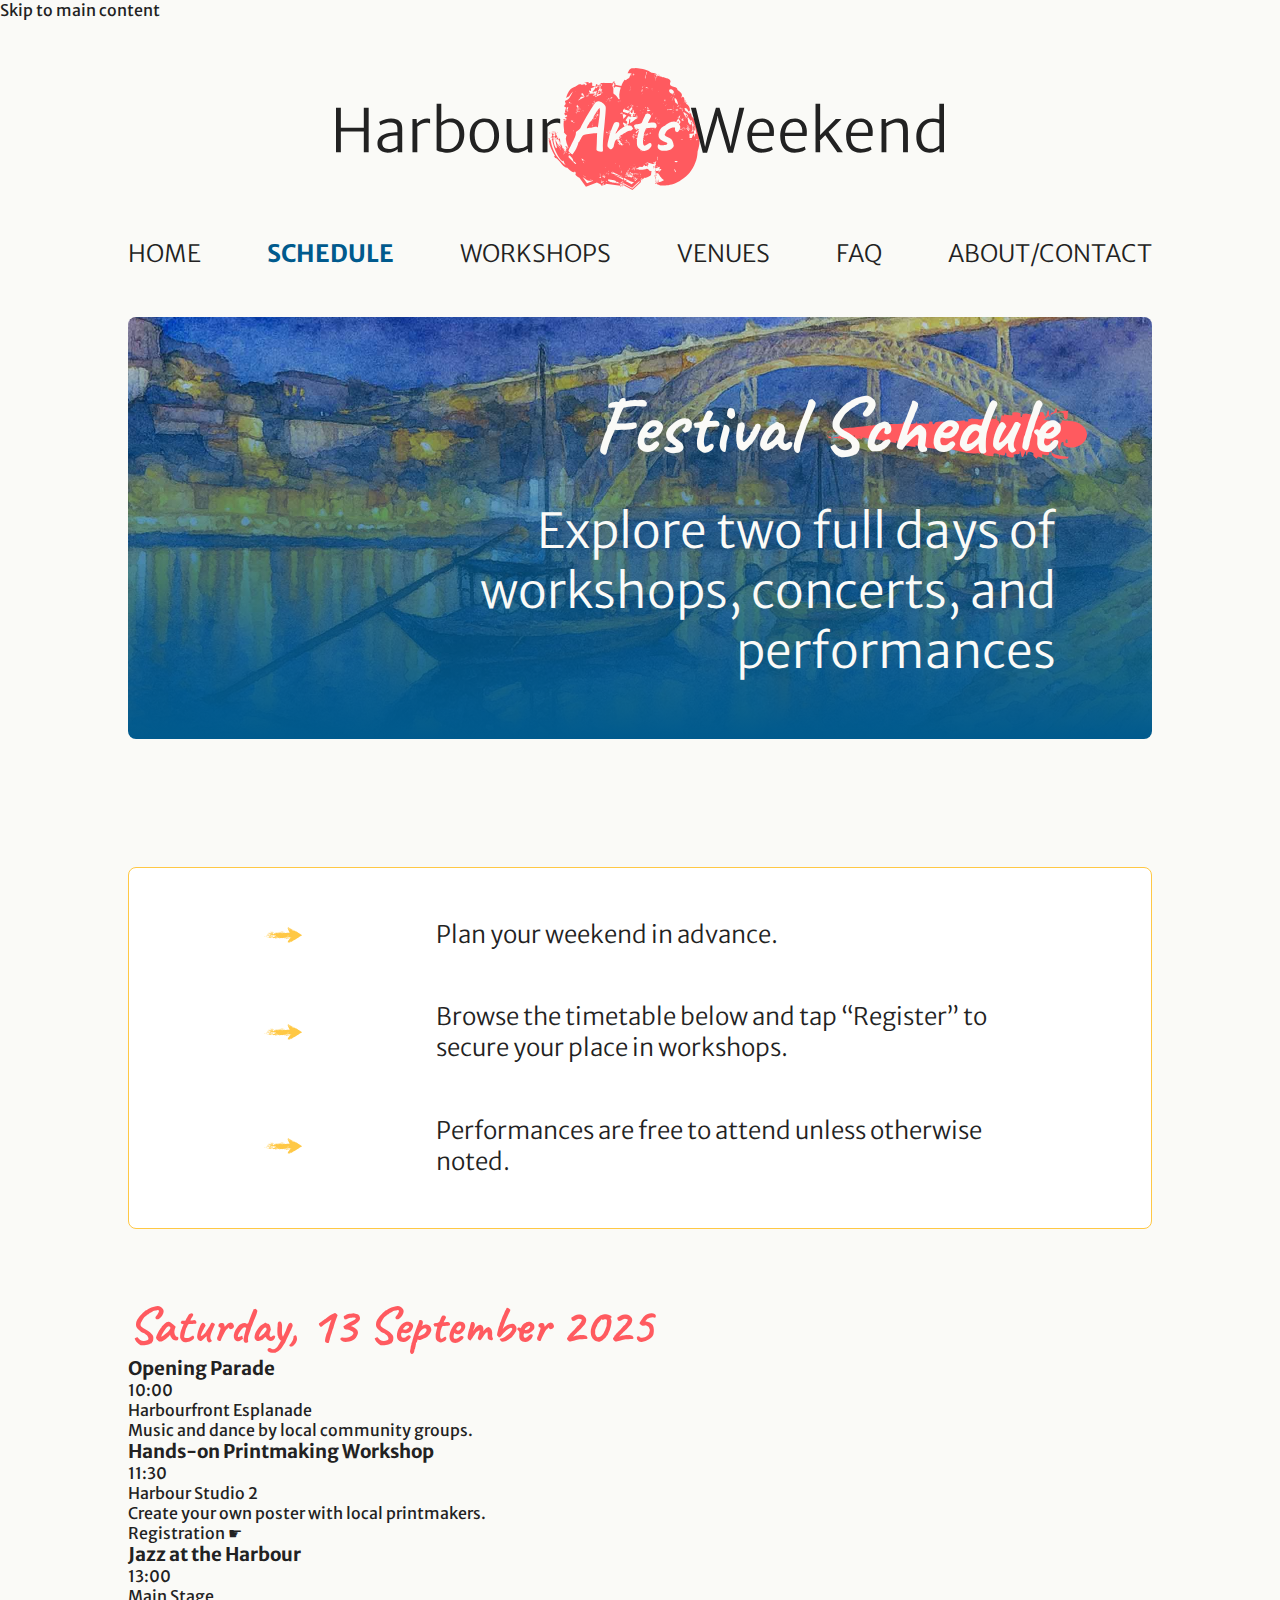
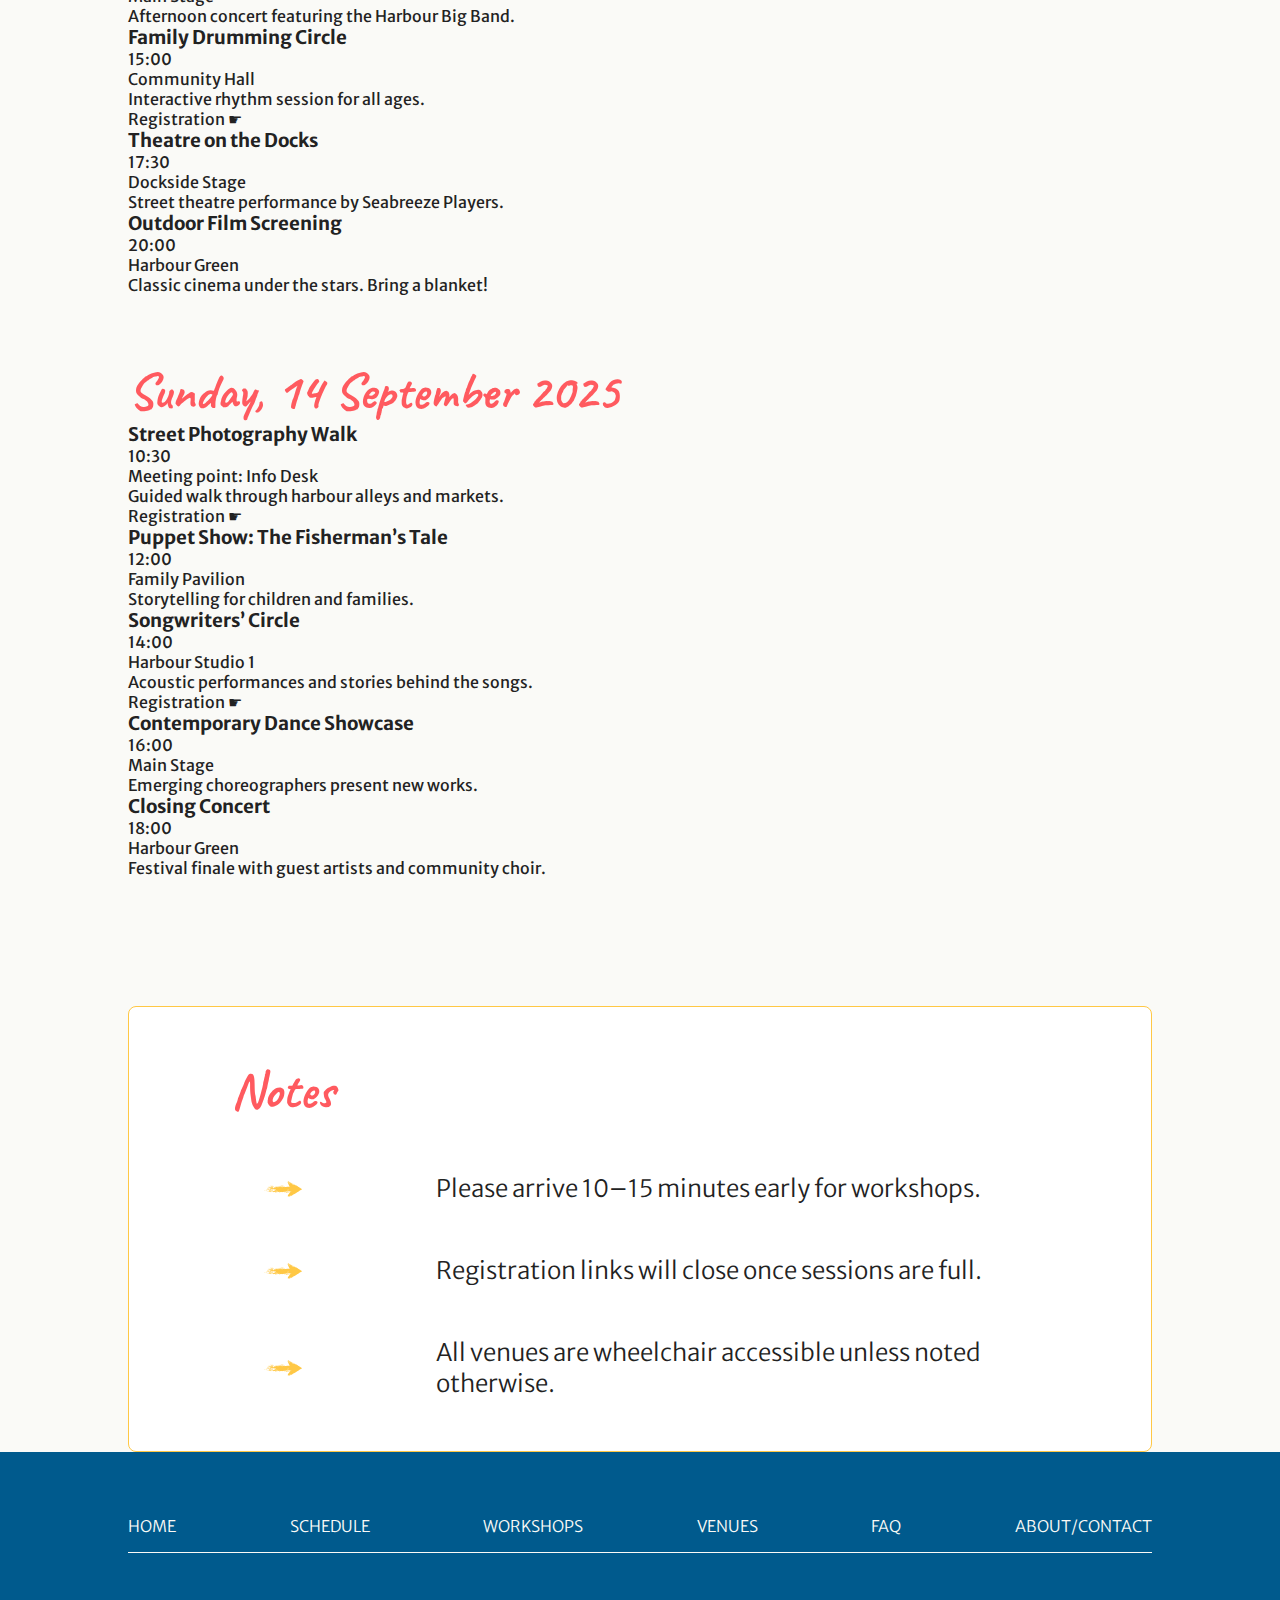
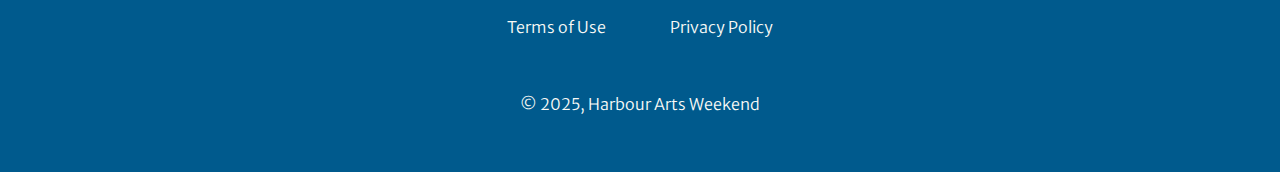
<file: schedule.html>
<!DOCTYPE html>
<html lang="en">
    <head>
        <meta charset="utf-8">
        <title>Harbour Arts Weekend | Schedule</title>
        <meta http-equiv="X-UA-Compatible" content="IE=edge">
        <meta name="description" content="">
        <meta name="viewport" content="width=device-width, initial-scale=1">
        <link rel="stylesheet" href="styles/schedule.css">
        <link rel="icon" href="assets/fav.ico" type="image/x-icon">
        <link rel="preload" href="assets/fonts/Caveat-VariableFont_wght.ttf" as="font" type="font/ttf" crossorigin>
        <link rel="preload" href="assets/fonts/MerriweatherSans-VariableFont_wght.ttf" as="font" type="font/ttf" crossorigin>
    </head>
    <body>
        <!-- Skip link for accessibility -->
        <a href="#main" class="skip-link">Skip to main content</a>
        
        <header class="site__header">
            <div class="header__logo">
                <a href="index.html">
                    <img src="assets/haw-logo.svg" alt="Harbour Arts Weekend logo">
                </a>
            </div>
            <nav>
                <ul class="header__menu-list">
                    <li><a href="index.html">Home</a></li>
                    <li class="header__menu-list--highlight active">schedule</li>
                    <li><a href="workshops.html">workshops</a></li>
                    <li><a href="venues.html">venues</a></li>
                    <li><a href="faq.html">faq</a></li>
                    <li><a href="about.html">about/contact</a></li>
                </ul>
            </nav>
        </header>

        <main id="main">
            <section class="section-hero">
                <div class="hero__image">
                    <h1 class="hero__title">Festival Schedule</h1>
                    <p class="hero__description">Explore two full days of workshops, concerts, and performances</p>
                </div>
            </section>

            <section class="section-info" aria-labelledby="important-info">
                <h2 id="important-info" class="visually-hidden">Important Information</h2>
                <p class="info__paragraph texts">Plan your weekend in advance.</p>
                <p class="info__paragraph texts">Browse the timetable below and tap “Register” to secure your place in workshops.</p>
                <p class="info__paragraph texts">Performances are free to attend unless otherwise noted.</p>
            </section>

            <section class="section-schedule" id="sept13">
                <h2 class="headings">Saturday, 13 September 2025</h2>
                <article class="schedule__item">
                    <h3 class="schedule__item-title texts">Opening Parade</h3>
                    <div class="schedule__item-time texts">10:00</div>
                    <div class="schedule__item-place texts">Harbourfront Esplanade</div>
                    <div class="schedule__item-text texts">Music and dance by local community groups.</div>
                </article>

                <article class="schedule__item">
                    <h3 class="schedule__item-title texts">Hands-on Printmaking Workshop</h3>
                    <div class="schedule__item-time texts">11:30</div>
                    <div class="schedule__item-place texts">Harbour Studio 2</div>
                    <div class="schedule__item-text texts">Create your own poster with local printmakers.</div>
                    <a href="workshops.html#ws-registration" class="schedule__item-button texts">Registration ☛</a>
                </article>

                <article class="schedule__item">
                    <h3 class="schedule__item-title texts">Jazz at the Harbour</h3>
                    <div class="schedule__item-time texts">13:00</div>
                    <div class="schedule__item-place texts">Main Stage</div>
                    <div class="schedule__item-text texts">Afternoon concert featuring the Harbour Big Band.</div>
                </article>

                <article class="schedule__item">
                    <h3 class="schedule__item-title texts">Family Drumming Circle</h3>
                    <div class="schedule__item-time texts">15:00</div>
                    <div class="schedule__item-place texts">Community Hall</div>
                    <div class="schedule__item-text texts">Interactive rhythm session for all ages.</div>
                    <a href="workshops.html#ws-registration" class="schedule__item-button texts">Registration ☛</a>
                </article>

                <article class="schedule__item">
                    <h3 class="schedule__item-title texts">Theatre on the Docks</h3>
                    <div class="schedule__item-time texts">17:30</div>
                    <div class="schedule__item-place texts">Dockside Stage</div>
                    <div class="schedule__item-text texts">Street theatre performance by Seabreeze Players.</div>
                </article>

                <article class="schedule__item">
                    <h3 class="schedule__item-title texts">Outdoor Film Screening</h3>
                    <div class="schedule__item-time texts">20:00</div>
                    <div class="schedule__item-place texts">Harbour Green</div>
                    <div class="schedule__item-text texts">Classic cinema under the stars. Bring a blanket!</div>
                </article>
            </section>

            <section class="section-schedule" id="sept14">
                <h2 class="headings">Sunday, 14 September 2025</h2>
                <article class="schedule__item">
                    <h3 class="schedule__item-title texts">Street Photography Walk</h3>
                    <div class="schedule__item-time texts">10:30</div>
                    <div class="schedule__item-place texts">Meeting point: Info Desk</div>
                    <div class="schedule__item-text texts">Guided walk through harbour alleys and markets.</div>
                    <a href="workshops.html#ws-registration" class="schedule__item-button texts">Registration ☛</a>
                </article>

                <article class="schedule__item">
                    <h3 class="schedule__item-title texts">Puppet Show: The Fisherman’s Tale</h3>
                    <div class="schedule__item-time texts">12:00</div>
                    <div class="schedule__item-place texts">Family Pavilion</div>
                    <div class="schedule__item-text texts">Storytelling for children and families.</div>
                </article>

                <article class="schedule__item">
                    <h3 class="schedule__item-title texts">Songwriters’ Circle</h3>
                    <div class="schedule__item-time texts">14:00</div>
                    <div class="schedule__item-place texts">Harbour Studio 1</div>
                    <div class="schedule__item-text texts">Acoustic performances and stories behind the songs.</div>
                    <a href="workshops.html#ws-registration" class="schedule__item-button texts">Registration ☛</a>
                </article>

                <article class="schedule__item">
                    <h3 class="schedule__item-title texts">Contemporary Dance Showcase</h3>
                    <div class="schedule__item-time texts">16:00</div>
                    <div class="schedule__item-place texts">Main Stage</div>
                    <div class="schedule__item-text texts">Emerging choreographers present new works.</div>
                </article>

                <article class="schedule__item">
                    <h3 class="schedule__item-title texts">Closing Concert</h3>
                    <div class="schedule__item-time texts">18:00</div>
                    <div class="schedule__item-place texts">Harbour Green</div>
                    <div class="schedule__item-text texts">Festival finale with guest artists and community choir.</div>
                </article>                
            </section>

            <section class="section-info" aria-labelledby="important-info">
                <h2 class="headings">Notes</h2>
                <p class="info__paragraph texts">Please arrive 10–15 minutes early for workshops.</p>
                <p class="info__paragraph texts">Registration links will close once sessions are full.</p>
                <p class="info__paragraph texts">All venues are wheelchair accessible unless noted otherwise.</p>
            </section>
        </main>

         <footer class="site__footer">
            <nav>
                <ul class="footer__menu-list">
                    <li><a href="index.html">home</a></li>
                    <li><a href="schedule.html">schedule</a></li>
                    <li><a href="workshops.html">workshops</a></li>
                    <li><a href="venues.html">venues</a></li>
                    <li><a href="faq.html">faq</a></li>
                    <li><a href="about.html">about/contact</a></li>
                </ul>
                <div class="footer__utility">
                    <a href="terms.html">Terms of Use</a>
                    <a href="privacy.html">Privacy Policy</a>
                </div>
                <p class="footer__copyright">© 2025, Harbour Arts Weekend</p>
            </nav>
        </footer>
    </body>
</html>
</file>
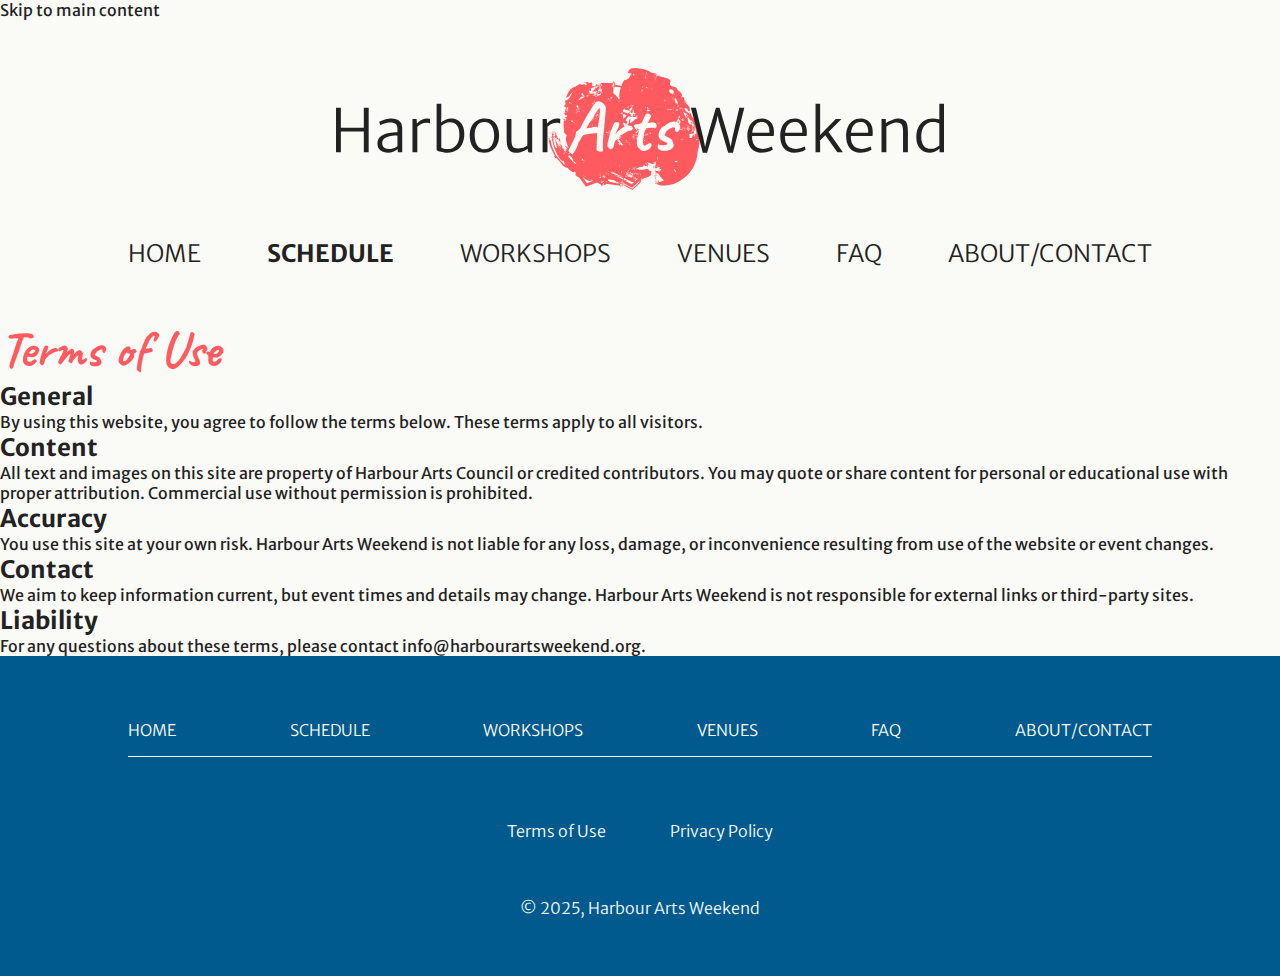
<file: terms.html>
<!DOCTYPE html>
<html lang="en">
    <head>
        <meta charset="utf-8">
        <title>Harbour Arts Weekend | Workshops</title>
        <meta name="description" content="">
        <meta name="viewport" content="width=device-width, initial-scale=1">
        <link rel="stylesheet" href="/styles/utility.css">
        <link rel="icon" href="/assets/fav.ico" type="image/x-icon">
        <link rel="preload" href="/assets/fonts/Caveat-VariableFont_wght.ttf" as="font" type="font/ttf" crossorigin>
        <link rel="preload" href="/assets/fonts/MerriweatherSans-VariableFont_wght.ttf" as="font" type="font/ttf" crossorigin>
    </head>
    <body>
        <!-- Skip link for accessibility -->
        <a href="#main" class="skip-link">Skip to main content</a>
        
        <header class="site__header">
            <div class="header__logo">
                <a href="/">
                    <img src="/assets/haw-logo.svg" alt="Harbour Arts Weekend logo">
                </a>
            </div>
            <nav>
                <ul class="header__menu-list">
                    <li><a href="/">Home</a></li>
                    <li class="header__menu-list--highlight"><a href="/schedule.html">schedule</a></li>
                    <li><a href="workshops.html">workshops</a></li>
                    <li><a href="venues.html">venues</a></li>
                    <li><a href="faq.html">faq</a></li>
                    <li><a href="about.html">about/contact</a></li>
                </ul>
            </nav>
        </header>

        <main id="main">
            <section class="title">
                <h1 class="title__heading headings">Terms of Use</h1>
            </section>

            <section class="page-body">
                <article class="page-article">
                    <h2 class="texts article-heading">General</h2>
                    <p class="texts">By using this website, you agree to follow the terms below. These terms apply to all visitors.</p>
                </article>

                <article class="page-article">
                    <h2 class="texts article-heading">Content</h2>
                    <p class="texts">All text and images on this site are property of Harbour Arts Council or credited contributors. You may quote or share content for personal or educational use with proper attribution. Commercial use without permission is prohibited.</p>
                </article>

                <article class="page-article">
                    <h2 class="texts article-heading">Accuracy</h2>
                    <p class="texts">You use this site at your own risk. Harbour Arts Weekend is not liable for any loss, damage, or inconvenience resulting from use of the website or event changes.</p>
                </article>

                <article class="page-article">
                    <h2 class="texts article-heading">Contact</h2>
                    <p class="texts">We aim to keep information current, but event times and details may change. Harbour Arts Weekend is not responsible for external links or third-party sites.</p>
                </article>

                <article class="page-article">
                    <h2 class="texts article-heading">Liability</h2>
                    <p class="texts">For any questions about these terms, please contact <a href="mailto:info@harbourartsweekend.org">info@harbourartsweekend.org</a>.</p>
                </article>
            </section>
        </main>

        <footer class="site__footer">
            <nav>
                <ul class="footer__menu-list">
                    <li><a href="/">home</a></li>
                    <li><a href="schedule.html">schedule</a></li>
                    <li><a href="workshops.html">workshops</a></li>
                    <li><a href="venues.html">venues</a></li>
                    <li><a href="faq.html">faq</a></li>
                    <li><a href="about.html">about/contact</a></li>
                </ul>
                <div class="footer__utility">
                    <a href="#">Terms of Use</a>
                    <a href="#">Privacy Policy</a>
                </div>
                <p class="footer__copyright">© 2025, Harbour Arts Weekend</p>
            </nav>
        </footer>
    </body>
</html>
</file>
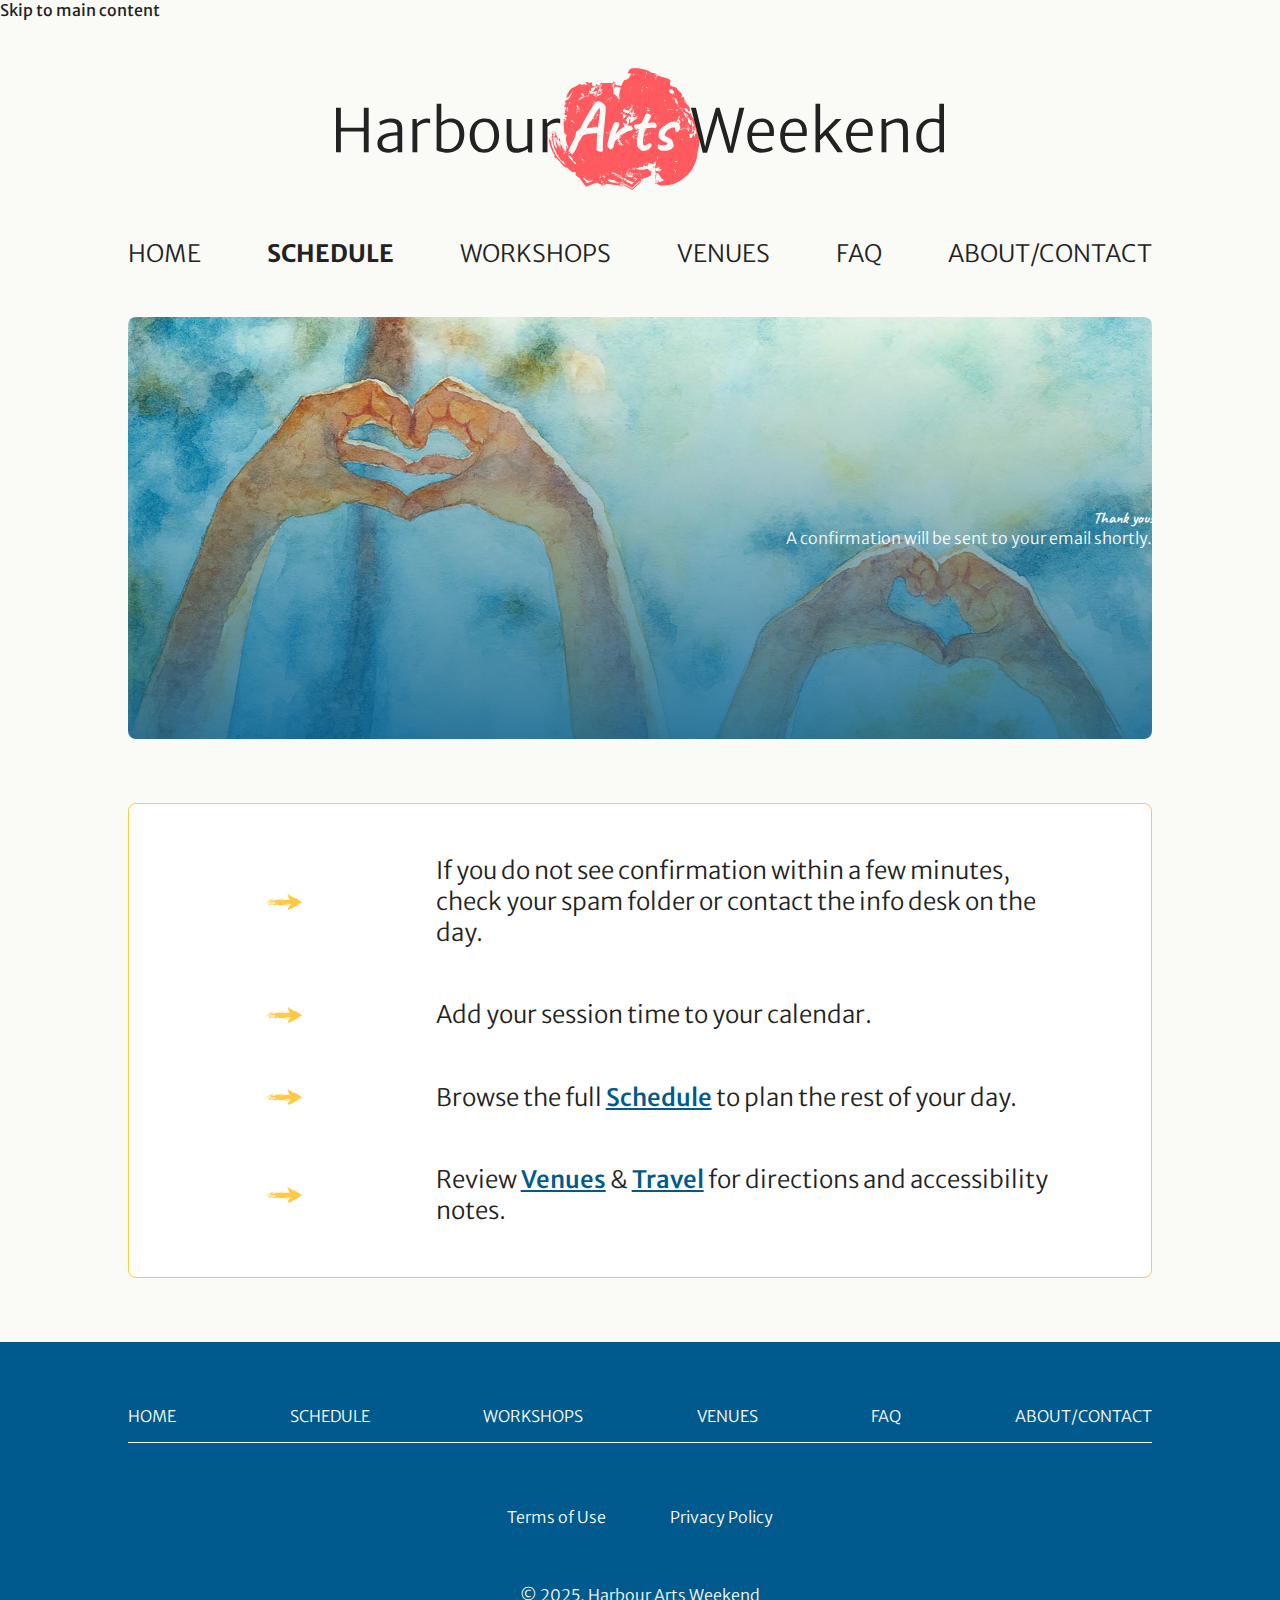
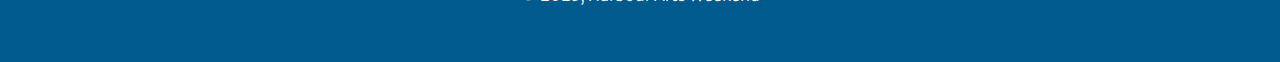
<file: thankyou.html>
<!DOCTYPE html>
<html>
    <head>
        <meta charset="utf-8">
        <meta http-equiv="X-UA-Compatible" content="IE=edge">
        <title>Harbour Arts Weekend | Thank You for Registering!</title>
        <meta name="description" content="">
        <meta name="viewport" content="width=device-width, initial-scale=1">
        <link rel="stylesheet" href="styles/thankyou.css">
        <link rel="icon" href="assets/fav.ico" type="image/x-icon">
        <link rel="preload" href="assets/fonts/Caveat-VariableFont_wght.ttf" as="font" type="font/ttf" crossorigin>
        <link rel="preload" href="assets/fonts/MerriweatherSans-VariableFont_wght.ttf" as="font" type="font/ttf" crossorigin>
    </head>
    <body>
        <!-- Skip link for accessibility -->
        <a href="#main" class="skip-link">Skip to main content</a>
        
        <header class="site__header">
            <div class="header__logo">
                <a href="index.html">
                    <img src="assets/haw-logo.svg" alt="Harbour Arts Weekend logo">
                </a>
            </div>
            <nav>
                <ul class="header__menu-list">
                    <li><a href="index.html">Home</a></li>
                    <li class="header__menu-list--highlight"><a href="schedule.html">schedule</a></li>
                    <li><a href="workshops.html">workshops</a></li>
                    <li><a href="venues.html">venues</a></li>
                    <li><a href="faq.html">faq</a></li>
                    <li><a href="about.html">about/contact</a></li>
                </ul>
            </nav>
        </header>

        <main id="main">
            <section class="section-hero">
                <div class="hero__image">
                    <h1 class="hero__title">Thank you!</h1>
                    <p class="hero__description">A confirmation will be sent to your email shortly.</p>
                </div>
            </section>

            <section class="section-info" aria-labelledby="important-info">
                <h2 id="important-info" class="visually-hidden">Important Information</h2>
                <p class="info__paragraph">If you do not see confirmation within a few minutes, check your spam folder or contact the info desk on the day.</p>
                <p class="info__paragraph">Add your session time to your calendar.</p>
                <p class="info__paragraph"><span>Browse the full <a href="schedule.html">Schedule</a> to plan the rest of your day.</span></p>
                <p class="info__paragraph"><span>Review <a href="venues.html">Venues</a> & <a href="about.html">Travel</a> for directions and accessibility notes.</span></p>
            </section>
        </main>

         <footer class="site__footer">
            <nav>
                <ul class="footer__menu-list">
                    <li><a href="index.html">home</a></li>
                    <li><a href="schedule.html">schedule</a></li>
                    <li><a href="workshops.html">workshops</a></li>
                    <li><a href="venues.html">venues</a></li>
                    <li><a href="faq.html">faq</a></li>
                    <li><a href="about.html">about/contact</a></li>
                </ul>
                <div class="footer__utility">
                    <a href="terms.html">Terms of Use</a>
                    <a href="privacy.html">Privacy Policy</a>
                </div>
                <p class="footer__copyright">© 2025, Harbour Arts Weekend</p>
            </nav>
        </footer>
    </body>
</html>
</file>
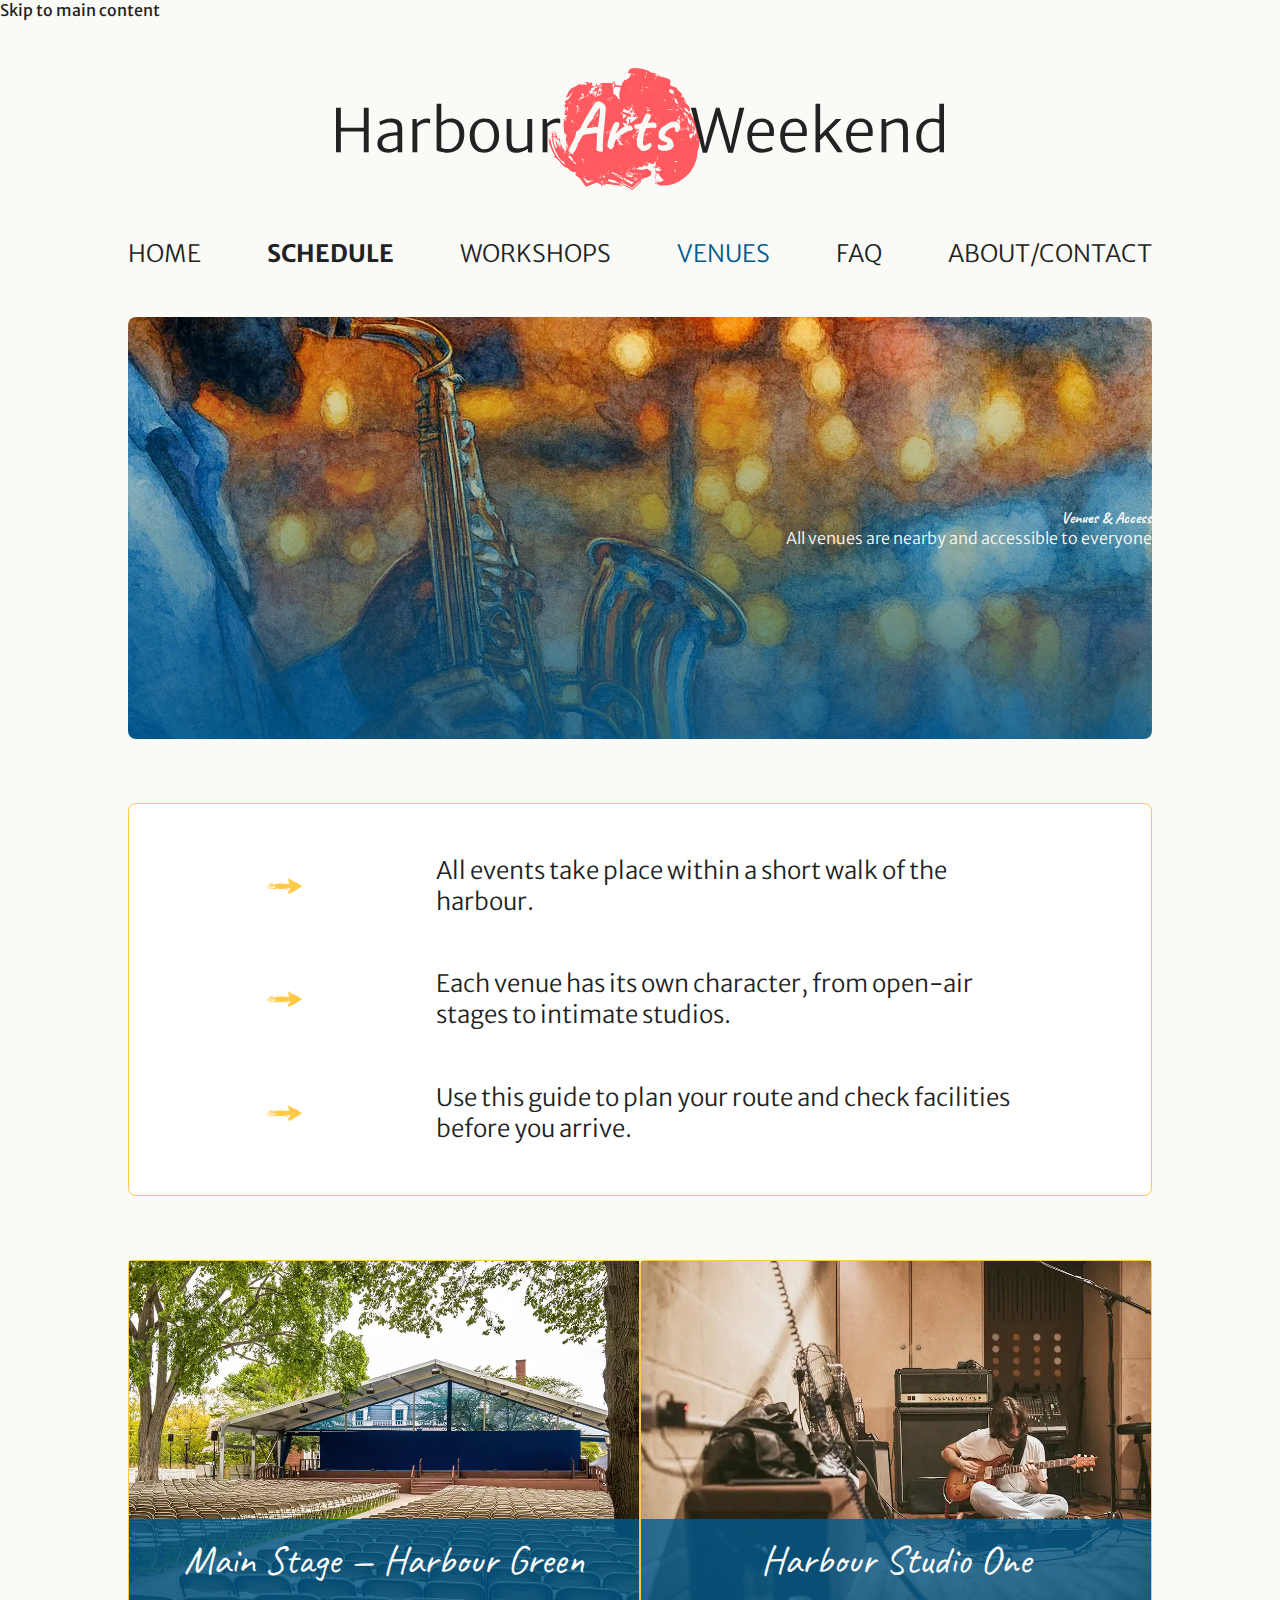
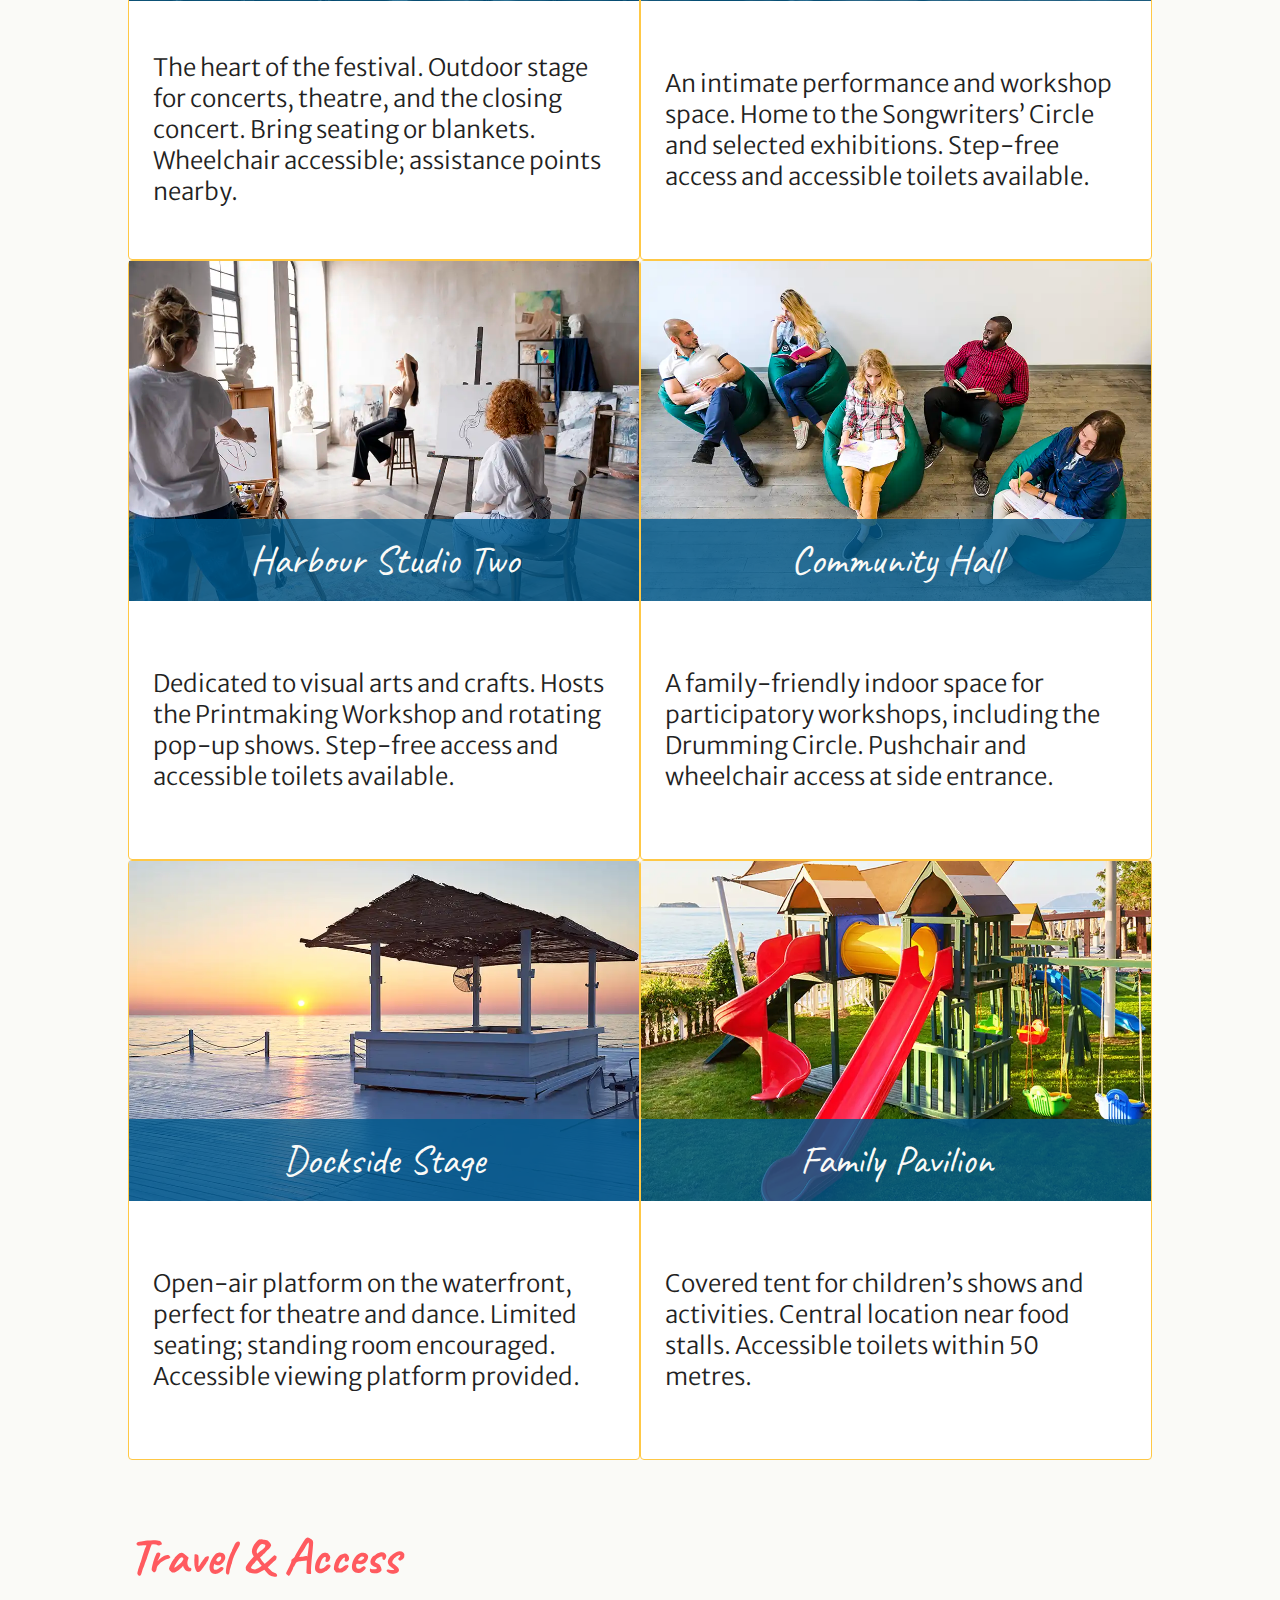
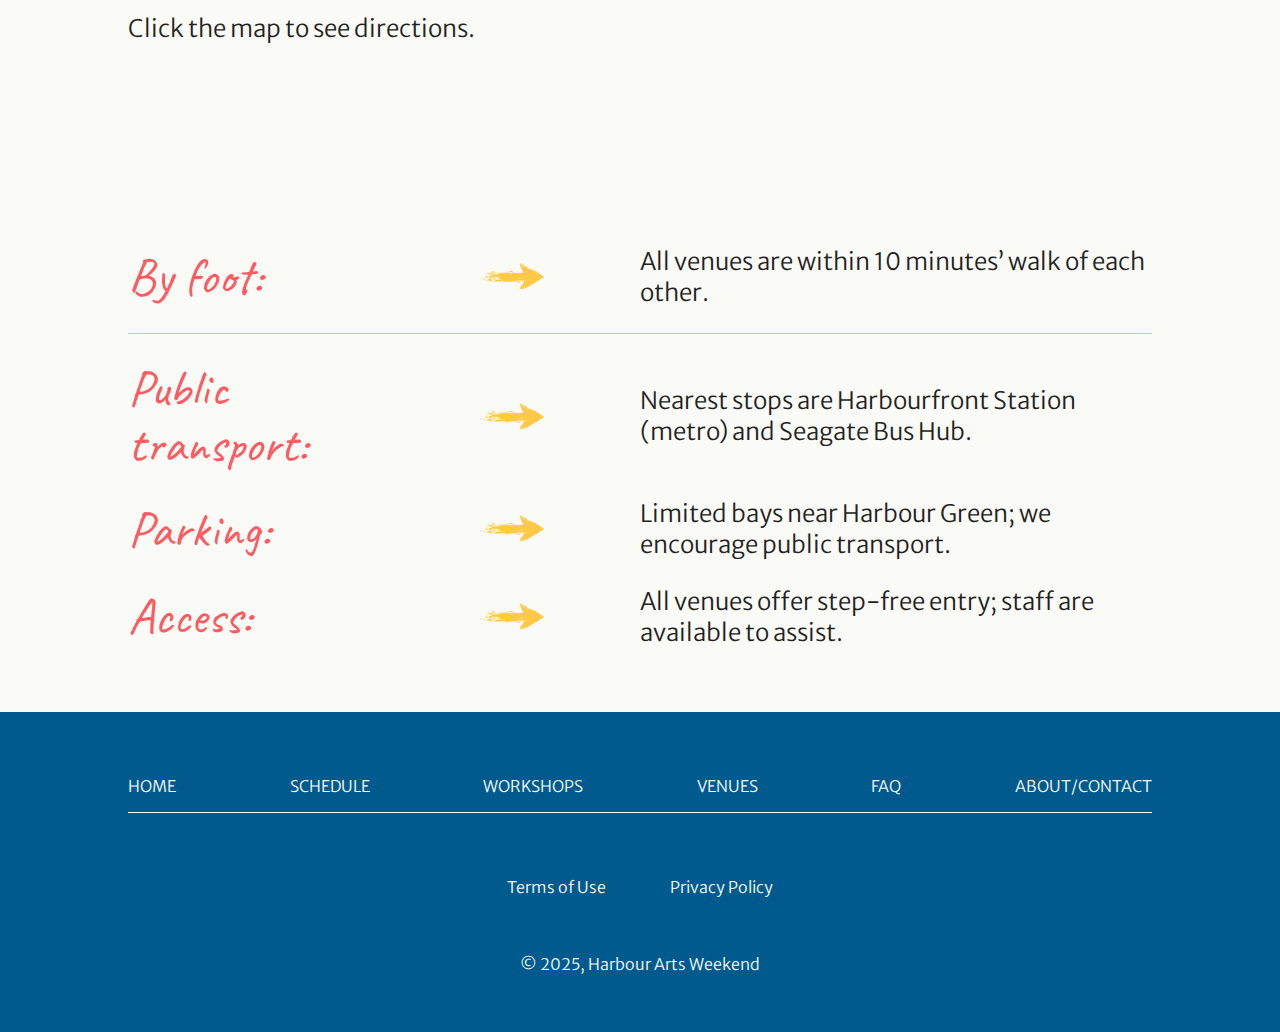
<file: venues.html>
<!DOCTYPE html>
<html lang="en">
    <head>
        <meta charset="utf-8">
        <title>Harbour Arts Weekend | Venues</title>
        <meta name="description" content="">
        <meta name="viewport" content="width=device-width, initial-scale=1">
        <link rel="stylesheet" href="/styles/venues.css">
        <link rel="icon" href="/assets/fav.ico" type="image/x-icon">
        <link rel="preload" href="/assets/fonts/Caveat-VariableFont_wght.ttf" as="font" type="font/ttf" crossorigin>
        <link rel="preload" href="/assets/fonts/MerriweatherSans-VariableFont_wght.ttf" as="font" type="font/ttf" crossorigin>
    </head>
    <body>
        <!-- Skip link for accessibility -->
        <a href="#main" class="skip-link">Skip to main content</a>
        
        <header class="site__header">
            <div class="header__logo">
                <a href="/">
                    <img src="/assets/haw-logo.svg" alt="Harbour Arts Weekend logo">
                </a>
            </div>
            <nav>
                <ul class="header__menu-list">
                    <li><a href="/">Home</a></li>
                    <li class="header__menu-list--highlight"><a href="/schedule.html">schedule</a></li>
                    <li><a href="workshops.html">workshops</a></li>
                    <li class="active">venues</li>
                    <li><a href="faq.html">faq</a></li>
                    <li><a href="about.html">about/contact</a></li>
                </ul>
            </nav>
        </header>

        <main id="main">
            <section class="section-hero">
                <div class="hero__image">
                    <h1 class="hero__title">Venues & Access</h1>
                    <p class="hero__description">All venues are nearby and accessible to everyone</p>
                </div>
            </section>

            <section class="section-info" aria-labelledby="important-info">
                <h2 id="important-info" class="visually-hidden">Important Information</h2>
                <p class="info__paragraph texts">All events take place within a short walk of the harbour.</p>
                <p class="info__paragraph texts">Each venue has its own character, from open-air stages to intimate studios.</p>
                <p class="info__paragraph texts">Use this guide to plan your route and check facilities before you arrive.</p>
            </section>

            <section class="section-venues" aria-labelledby="venue-listings">
                <h2 id="venue-listings" class="visually-hidden">Venue Listings</h2>
                <article class="venues__card">
                    <figure class="venue__image_title-wrapper">
                        <picture>
                            <source srcset="assets/images/venues/venue-main_stage.webp" type="image/webp">
                            <source srcset="assets/images/venues/venue-main_stage.jpg" type="image/jpeg">
                            <img src="assets/images/venues/venue-main_stage.jpg" alt="Main Stage at Harbour Green">
                        </picture>
                        <figcaption>
                            <h3 class="venue__title">Main Stage — Harbour Green</h3>
                        </figcaption>
                    </figure>
                    <p class="venue__description texts">The heart of the festival. Outdoor stage for concerts, theatre, and the closing concert. Bring seating or blankets. Wheelchair accessible; assistance points nearby.</p>
                </article>

                <article class="venues__card">
                    <figure class="venue__image_title-wrapper">
                        <picture>
                            <source srcset="assets/images/venues/venue-st1.webp" type="image/webp">
                            <source srcset="assets/images/venues/venue-st1.jpg" type="image/jpeg">
                            <img src="assets/images/venues/venue-st1.jpg" alt="Harbour Studio One Interior">
                        </picture>
                        <figcaption>
                            <h3 class="venue__title">Harbour Studio One</h3>
                        </figcaption>
                    </figure>
                    <p class="venue__description texts">An intimate performance and workshop space. Home to the Songwriters’ Circle and selected exhibitions. Step-free access and accessible toilets available.</p>
                </article>

                <article class="venues__card">
                    <figure class="venue__image_title-wrapper">
                        <picture>
                            <source srcset="assets/images/venues/venue-st2.webp" type="image/webp">
                            <source srcset="assets/images/venues/venue-st2.jpg" type="image/jpeg">
                            <img src="assets/images/venues/venue-st2.jpg" alt="Harbour Studio Two Interior">
                        </picture>
                        <figcaption>
                            <h3 class="venue__title">Harbour Studio Two</h3>
                        </figcaption>
                    </figure>
                    <p class="venue__description texts">Dedicated to visual arts and crafts. Hosts the Printmaking Workshop and rotating pop-up shows. Step-free access and accessible toilets available.</p>
                </article>

                <article class="venues__card">
                    <figure class="venue__image_title-wrapper">
                        <picture>
                            <source srcset="assets/images/venues/venue-chall.webp" type="image/webp">
                            <source srcset="assets/images/venues/venue-chall.jpg" type="image/jpeg">
                            <img src="assets/images/venues/venue-chall.jpg" alt="People in the Community Hall">
                        </picture>
                        <figcaption>
                            <h3 class="venue__title">Community Hall</h3>
                        </figcaption>
                    </figure>
                    <p class="venue__description texts">A family-friendly indoor space for participatory workshops, including the Drumming Circle. Pushchair and wheelchair access at side entrance.</p>
                </article>

                <article class="venues__card">
                    <figure class="venue__image_title-wrapper">
                        <picture>
                            <source srcset="assets/images/venues/venue-dstage.webp" type="image/webp">
                            <source srcset="assets/images/venues/venue-dstage.jpg" type="image/jpeg">
                            <img src="assets/images/venues/venue-dstage.jpg" alt="Dockside Stage at dawn">
                        </picture>
                        <figcaption>
                            <h3 class="venue__title">Dockside Stage</h3>
                        </figcaption>
                    </figure>
                    <p class="venue__description texts">Open-air platform on the waterfront, perfect for theatre and dance. Limited seating; standing room encouraged. Accessible viewing platform provided.</p>
                </article>

                <article class="venues__card">
                    <figure class="venue__image_title-wrapper">
                        <picture>
                            <source srcset="assets/images/venues/venue-fam.webp" type="image/webp">
                            <source srcset="assets/images/venues/venue-fam.jpg" type="image/jpeg">
                            <img src="assets/images/venues/venue-fam.jpg" alt="Playground at the Family Pavilion">
                        </picture>
                        <figcaption>
                            <h3 class="venue__title">Family Pavilion</h3>
                        </figcaption>
                    </figure>
                    <p class="venue__description texts">Covered tent for children’s shows and activities. Central location near food stalls. Accessible toilets within 50 metres.</p>
                </article>

            </section>

            <section class="section-logistics">
                <h2 class="headings">Travel & Access</h2>
                <p class="logistics__block-desc texts">Click the map to see directions.</p>
                <iframe src="https://www.google.com/maps/embed?pb=!1m18!1m12!1m3!1d1354.839399384875!2d-0.3908469263547709!3d54.28404252393177!2m3!1f0!2f0!3f0!3m2!1i1024!2i768!4f13.1!3m3!1m2!1s0x487f47be20de4bc7%3A0x2cbcfcbde7d381cf!2s12%20Quay%20St%2C%20Scarborough%20YO11%201PF%2C%20UK!5e0!3m2!1sen!2sru!4v1760265675639!5m2!1sen!2sru" width="600" height="450" style="border:0;" allowfullscreen="" loading="lazy" referrerpolicy="no-referrer-when-downgrade"></iframe>
                <div class="logistics__block">
                    <div class="logistics__block-title headings">By foot:</div>
                    <div class="logistics__block-arrow"></div>
                    <div class="logistics__block-desc texts">All venues are within 10 minutes’ walk of each other.</div>
                </div>

                <div class="logistics__block">
                    <div class="logistics__block-title headings">Public transport:</div>
                    <div class="logistics__block-arrow"></div>
                    <div class="logistics__block-desc texts">Nearest stops are Harbourfront Station (metro) and Seagate Bus Hub.</div>
                </div>

                <div class="logistics__block">
                    <div class="logistics__block-title headings">Parking:</div>
                    <div class="logistics__block-arrow"></div>
                    <div class="logistics__block-desc texts">Limited bays near Harbour Green; we encourage public transport.</div>
                </div>

                <div class="logistics__block">
                    <div class="logistics__block-title headings">Access:</div>
                    <div class="logistics__block-arrow"></div>
                    <div class="logistics__block-desc texts">All venues offer step-free entry; staff are available to assist.</div>
                </div>
            </section>
        </main>

        <footer class="site__footer">
            <nav>
                <ul class="footer__menu-list">
                    <li><a href="/">home</a></li>
                    <li><a href="schedule.html">schedule</a></li>
                    <li><a href="workshops.html">workshops</a></li>
                    <li><a href="venues.html">venues</a></li>
                    <li><a href="faq.html">faq</a></li>
                    <li><a href="about.html">about/contact</a></li>
                </ul>
                <div class="footer__utility">
                    <a href="terms.html">Terms of Use</a>
                    <a href="privacy.html">Privacy Policy</a>
                </div>
                <p class="footer__copyright">© 2025, Harbour Arts Weekend</p>
            </nav>
        </footer>
    </body>
</html>
</file>
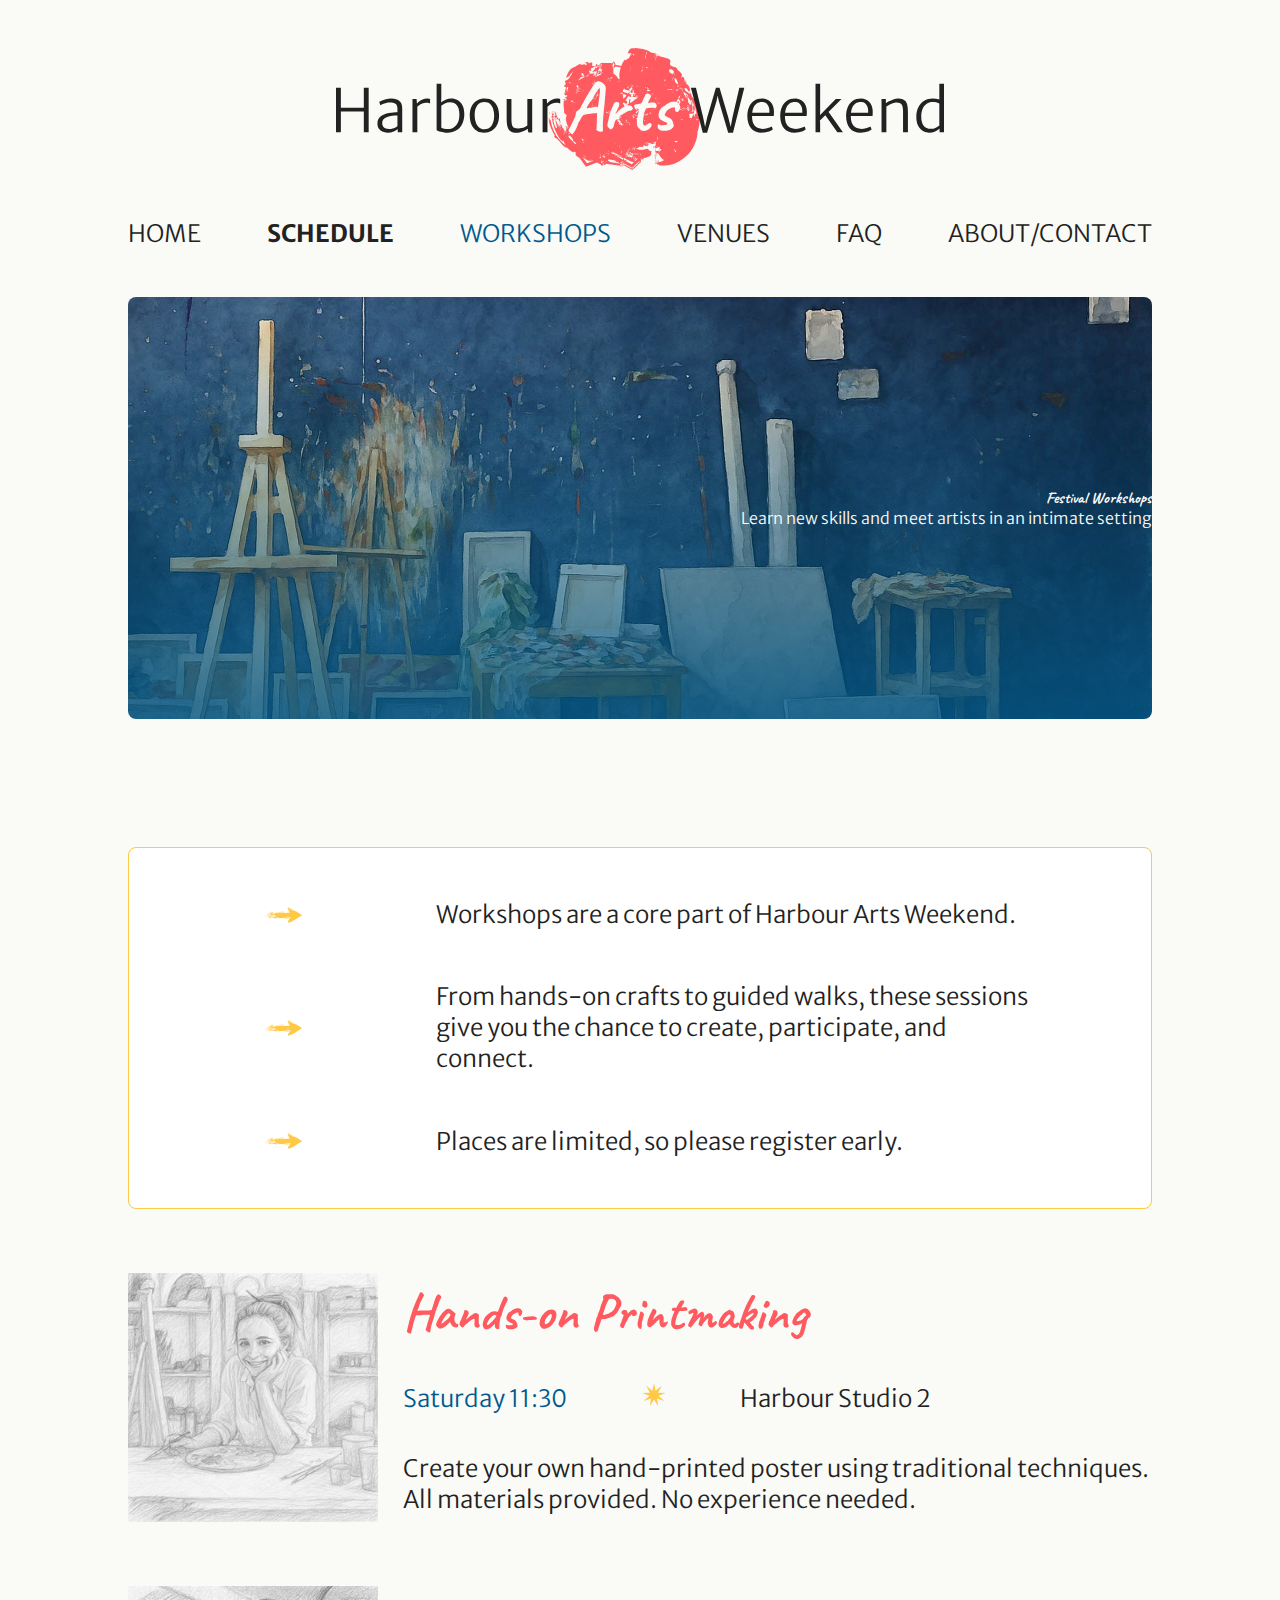
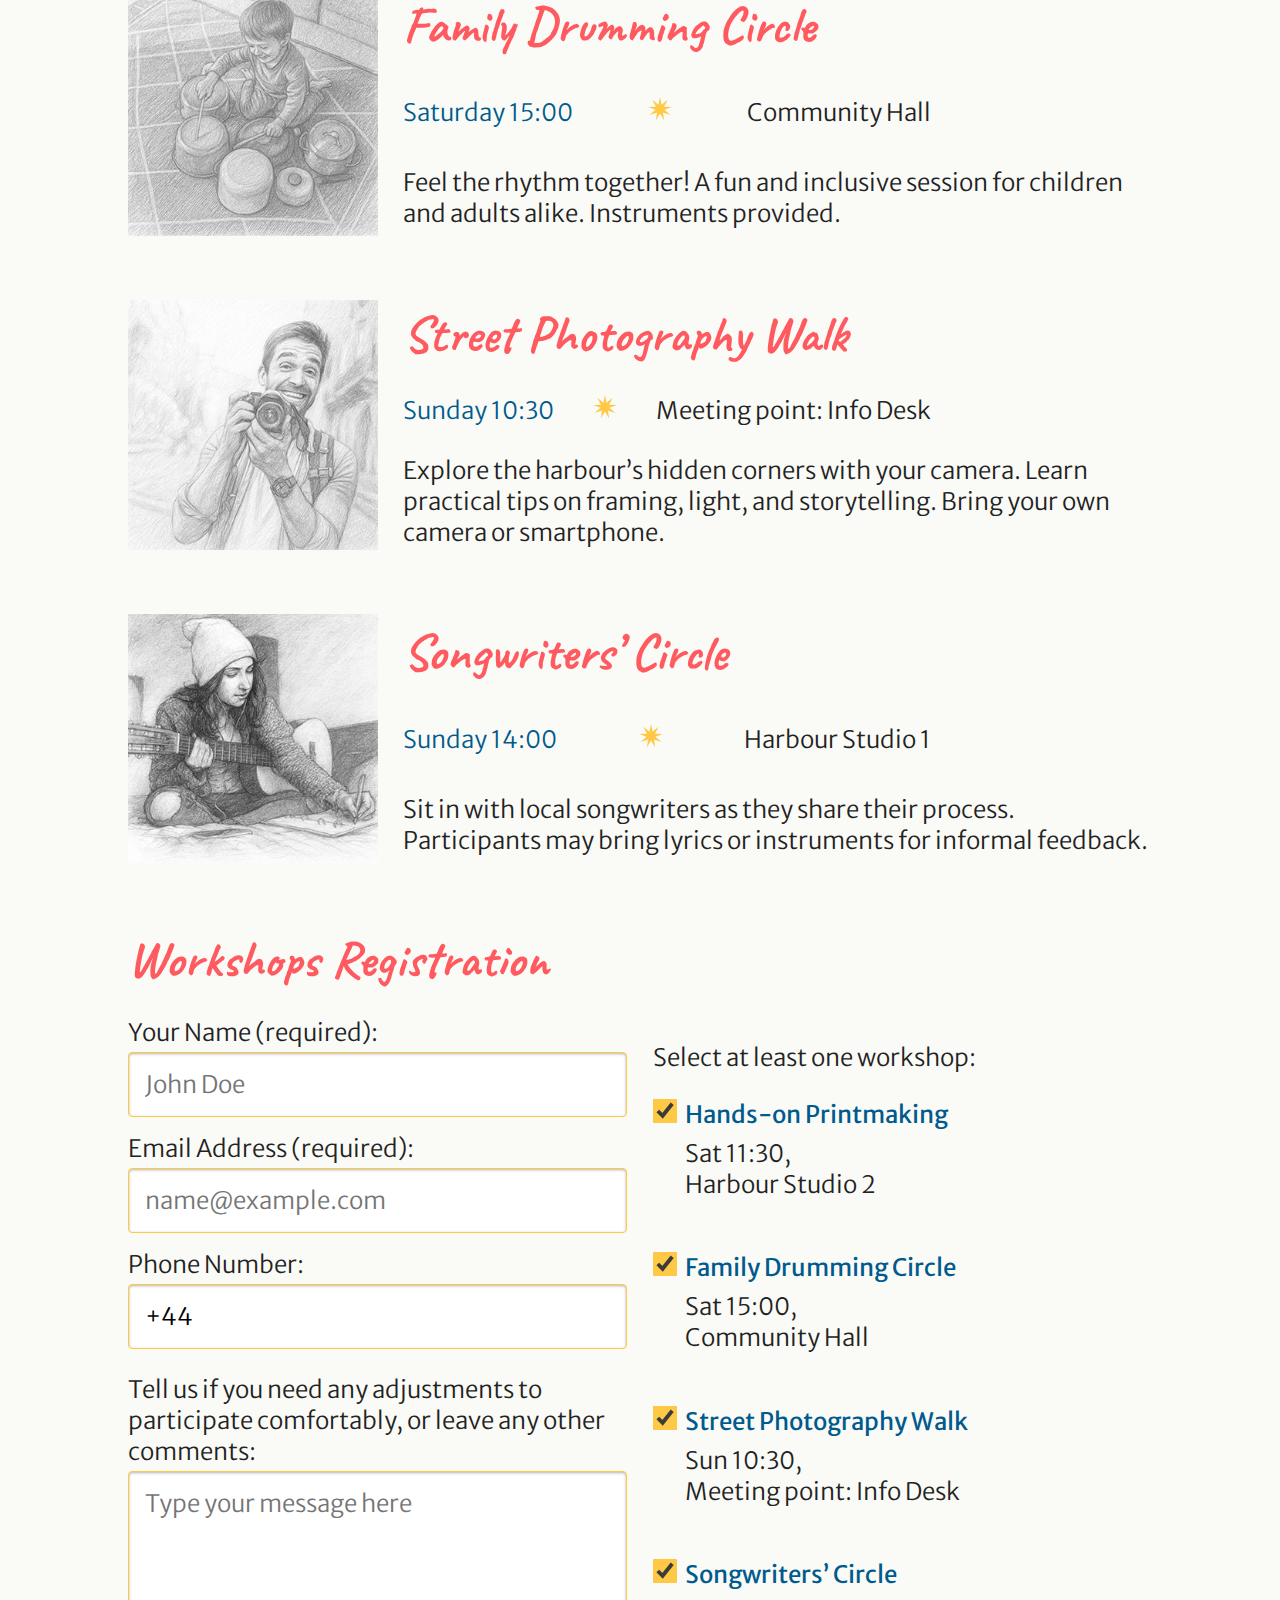
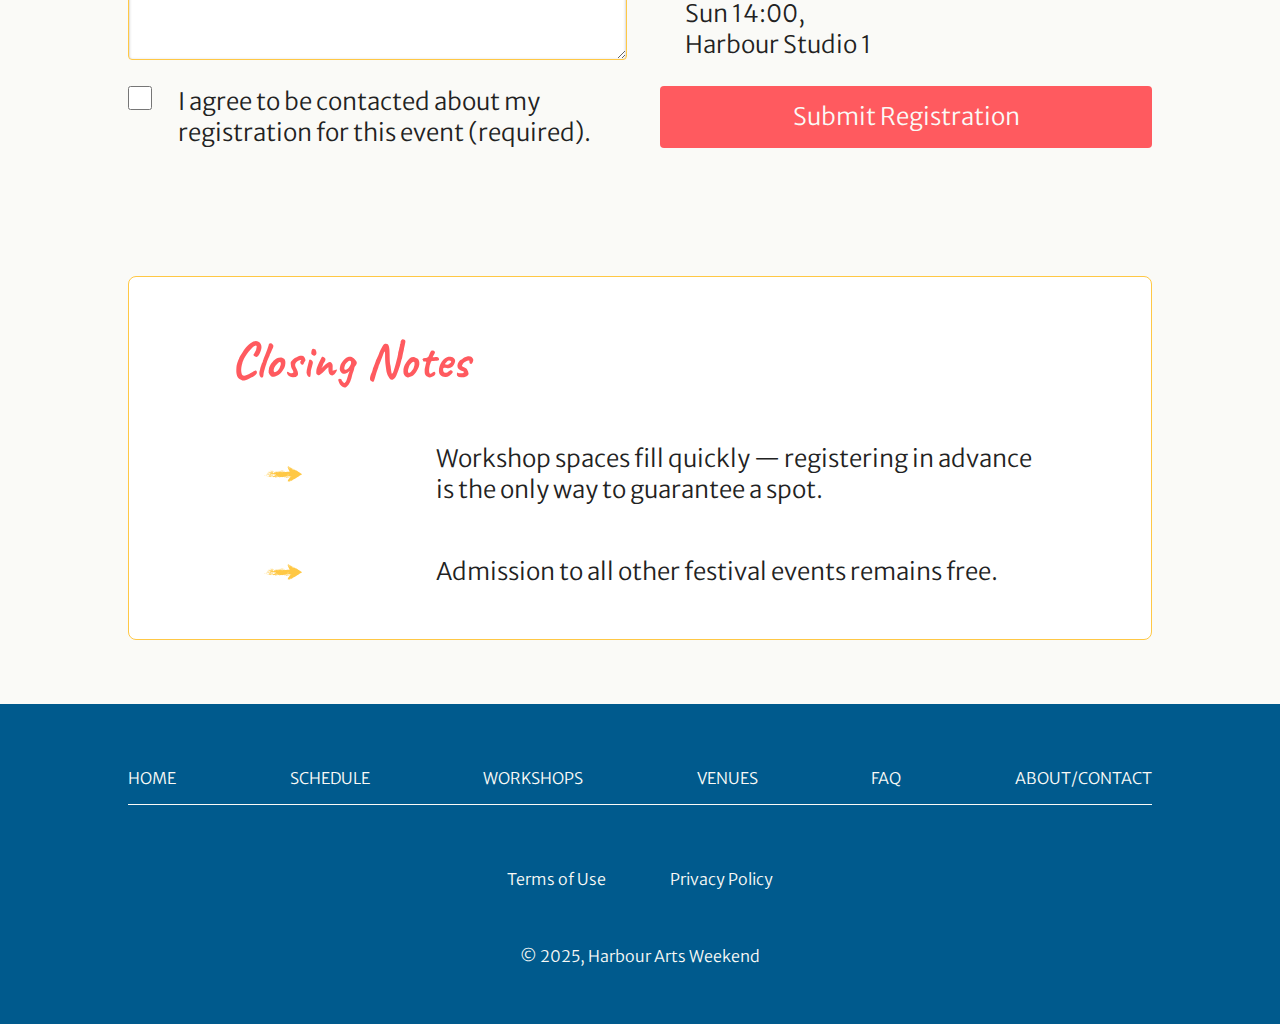
<file: workshops.html>
<!DOCTYPE html>
<html lang="en">
    <head>
        <meta charset="utf-8">
        <title>Harbour Arts Weekend | Workshops</title>
        <meta name="description" content="">
        <meta name="viewport" content="width=device-width, initial-scale=1">
        <link rel="stylesheet" href="/styles/workshops.css">
    </head>
    <body>
        <header class="site__header">
            <div class="header__logo">
                <a href="/">
                    <img src="/assets/haw-logo.svg" alt="Harbour Arts Weekend logo">
                </a>
            </div>
            <nav>
                <ul class="header__menu-list">
                    <li><a href="/">Home</a></li>
                    <li class="header__menu-list--highlight"><a href="/schedule.html">schedule</a></li>
                    <li class="active">workshops</li>
                    <li><a href="venues.html">venues</a></li>
                    <li><a href="faq.html">faq</a></li>
                    <li><a href="about.html">about/contact</a></li>
                </ul>
            </nav>
        </header>

        <main>
            <section class="section-hero">
                <div class="hero__image">
                    <h1 class="hero__title">Festival Workshops</h1>
                    <p class="hero__description">Learn new skills and meet artists in an intimate setting</p>
                </div>
            </section>

            <section class="section-info" aria-labelledby="important-info">
                <h2 id="important-info" class="visually-hidden">Important Information</h2>
                <p class="info__paragraph">Workshops are a core part of Harbour Arts Weekend.</p>
                <p class="info__paragraph">From hands-on crafts to guided walks, these sessions give you the chance to create, participate, and connect.</p>
                <p class="info__paragraph">Places are limited, so please register early.</p>
            </section>

            <section class="section-workshops" aria-labelledby="ws-title">
                <h2 id="ws-title" class="visually-hidden">Workshops</h2>
                <article class="workshop">
                    <picture class="workshop__image">
                        <source media="(min-width: 48rem)" srcset="assets/images/home_printmaking-768.jpg">
                        <source media="(min-width: 80rem)" srcset="assets/images/home_printmaking-1280.jpg">
                        <img src="assets/images/home_printmaking-360.jpg" alt="" loading="lazy">
                    </picture>
                    <h2 class="workshop__title headings">Hands-on Printmaking</h2>
                    <div class="time-and-place__wrapper">
                        <p class="workshop__time">Saturday 11:30</p>
                        <img class="workshop__star" src="/assets/images/workshops/ws-star.svg" alt="">
                        <p class="workshop__place">Harbour Studio 2</p>
                    </div>
                    <p class="workshop__description">Create your own hand-printed poster using traditional techniques. All materials provided. No experience needed.</p>
                </article>

                <article class="workshop">
                    <picture class="workshop__image">
                        <source media="(min-width: 48rem)" srcset="assets/images/home_drumming-768.jpg">
                        <source media="(min-width: 80rem)" srcset="assets/images/home_drumming-1280.jpg">
                        <img src="assets/images/home_drumming-360.jpg" alt="" loading="lazy">
                    </picture>
                    <h2 class="workshop__title headings">Family Drumming Circle</h2>
                    <div class="time-and-place__wrapper">
                        <p class="workshop__time">Saturday 15:00</p>
                        <img class="workshop__star" src="/assets/images/workshops/ws-star.svg" alt="">
                        <p class="workshop__place">Community Hall</p>
                    </div>
                    <p class="workshop__description">Feel the rhythm together! A fun and inclusive session for children and adults alike. Instruments provided.</p>
                </article>

                <article class="workshop">
                    <picture class="workshop__image">
                        <source media="(min-width: 48rem)" srcset="assets/images/home_photography-768.jpg">
                        <source media="(min-width: 80rem)" srcset="assets/images/assets/images/home_photography-1280.jpg">
                        <img src="assets/images/home_photography-360.jpg" alt="" loading="lazy">
                    </picture>
                    <h2 class="workshop__title headings">Street Photography Walk</h2>
                    <div class="time-and-place__wrapper">
                        <p class="workshop__time">Sunday 10:30</p>
                        <img class="workshop__star" src="/assets/images/workshops/ws-star.svg" alt="">
                        <p class="workshop__place">Meeting point: Info Desk</p>
                    </div>
                    <p class="workshop__description">Explore the harbour’s hidden corners with your camera. Learn practical tips on framing, light, and storytelling. Bring your own camera or smartphone.</p>
                </article>

                <article class="workshop">
                    <picture class="workshop__image">
                        <source media="(min-width: 48rem)" srcset="assets/images/workshops/ws_songwriting-768.jpg">
                        <source media="(min-width: 80rem)" srcset="assets/images/workshops/ws_songwriting-1280.jpg">
                        <img src="assets/images/workshops/ws_songwriting-360.jpg" alt="" loading="lazy">
                    </picture>
                    <h2 class="workshop__title headings">Songwriters’ Circle</h2>
                    <div class="time-and-place__wrapper">
                        <p class="workshop__time">Sunday 14:00</p>
                        <img class="workshop__star" src="/assets/images/workshops/ws-star.svg" alt="">
                        <p class="workshop__place">Harbour Studio 1</p>
                    </div>
                    <p class="workshop__description">Sit in with local songwriters as they share their process. Participants may bring lyrics or instruments for informal feedback.</p>
                </article>
            </section>

            <section class="section-registration" id="ws-registration">
                <h2 class="headings">Workshops Registration</h2>
                <form action="#" method="post" class="registration__form">
                    <fieldset class="registration__form--contact">
                        <legend class="visually-hidden">Contact Information</legend>

                        <label class="registration__form--block-field">Your Name (required):
                            <input type="text" placeholder="John Doe" required>
                        </label>

                        <label class="registration__form--block-field">Email Address (required):
                            <input type="email" placeholder="name@example.com" required>
                        </label>

                        <label class="registration__form--block-field">Phone Number:
                            <input type="tel" value="+44 " placeholder="+44 20 1234 5678" inputmode="tel" autocomplete="tel" pattern="^\+44(?:[\s-]?\d){10}$">
                        </label>
                    </fieldset>

                    <fieldset class="registration__form--checkboxes">
                        <legend>Select at least one workshop:</legend>

                        <label class="registration__form--block-checkbox">
                            <input type="checkbox" name="reg_printmaking" value="yes" checked>
                            <p class="registration__form-ws_name">Hands-on Printmaking</p>
                            <p class="registration__form-ws-info">Sat 11:30,<br>Harbour Studio 2</p>
                        </label>
                        
                        <label class="registration__form--block-checkbox">
                            <input type="checkbox" name="reg_drumming" value="yes" checked>
                            <p class="registration__form-ws_name">Family Drumming Circle</p>
                            <p class="registration__form-ws-info">Sat 15:00,<br>Community Hall</p>
                        </label>

                        <label class="registration__form--block-checkbox">
                            <input type="checkbox" name="reg_photography" value="yes" checked>
                            <p class="registration__form-ws_name">Street Photography Walk</p>
                            <p class="registration__form-ws-info">Sun 10:30,<br>Meeting point: Info Desk</p>
                        </label>

                        <label class="registration__form--block-checkbox">
                            <input type="checkbox" name="reg_songwriting" value="yes" checked>
                            <p class="registration__form-ws_name">Songwriters’ Circle</p>
                            <p class="registration__form-ws-info">Sun 14:00,<br>Harbour Studio 1</p>
                        </label>
                    </fieldset>

                    <label class="registration__form--comments">
                        Tell us if you need any adjustments to participate comfortably, or leave any other comments:
                        <textarea name="" id="" rows="5" placeholder="Type your message here"></textarea>
                    </label>

                    <div class="registration__form--submit">
                        <label>
                            <input type="checkbox" name="consent" value="yes" required>
                            I agree to be contacted about my registration for this event (required).
                        </label>
                        <button type="submit" formaction="thankyou.html" formmethod="get">Submit Registration</button>
                    </div>
                </form>
            </section>

            <section class="section-info" aria-labelledby="important-info">
                <h2 class="headings">Closing Notes</h2>
                <p class="info__paragraph">Workshop spaces fill quickly — registering in advance is the only way to guarantee a spot.</p>
                <p class="info__paragraph">Admission to all other festival events remains free.</p>
            </section>

        </main>

        <footer class="site__footer">
            <nav>
                <ul class="footer__menu-list">
                    <li><a href="/">home</a></li>
                    <li><a href="schedule.html">schedule</a></li>
                    <li><a href="workshops.html">workshops</a></li>
                    <li><a href="venues.html">venues</a></li>
                    <li><a href="faq.html">faq</a></li>
                    <li><a href="about.html">about/contact</a></li>
                </ul>
                <div class="footer__utility">
                    <a href="#">Terms of Use</a>
                    <a href="#">Privacy Policy</a>
                </div>
                <p class="footer__copyright">© 2025, Harbour Arts Weekend</p>
            </nav>
        </footer>
    </body>
</html>
</file>
<file: styles/home.css>
@import url(/styles/global-reset.css);
@import url(/styles/fonts.css);
@import url(/styles/header.css);
@import url(/styles/footer.css);
@import url(/styles/variables.css);
/* @import url(/styles/colours.css); */
:root {
    --clr-primary: #005a8d;
    --clr-accent: #ff5a5f;
    --clr-background: #fafaf7;
    --clr-text: #222;
    --clr-divider: #e0e0e0;
    --clr-highlight: #ffc845;
}

:root {
    --font-main: "Merriweather Sans", sans-serif;
    --font-deco: "Caveat", cursive;
    /* Hero variables */
    --ht-fs: clamp(1.5rem, 6.8vw, 3.5rem);
    --hd-fs: clamp(1rem, 4vw, 2rem);
    --hb-fs: 1rem;
    --hb-pad-tb: clamp(1rem, 4vw, 2rem);
    --hb-pad-lr: clamp(1rem, 4vw, 1.5rem);
    --hb-gap: clamp(1.5rem, 6.5vw, 2rem);
    --hero-grid-gap-columns: clamp(1rem, 4vw, 1.5rem);
    --hero-grid-gap-rows: clamp(1rem, 4vw, 1.5rem);
    --hi-height: 61vw;
    /* Workshops variables */
    --ws-hgap: clamp(1rem, 4vw, 1.5rem);
    --ws-vgap: clamp(1rem, 4vw, 2rem);
    --ws-title-fs: clamp(1.5rem, 6.5vw, 2.5rem);
    --ws-desc-fs: clamp(1rem, 4vw, 1.5rem);
}

@media (min-width: 48rem) {
    :root {
        --ht-fs: clamp(3.4rem, 7vw, 5rem);
        --hd-fs: clamp(2rem, 4vw, 3rem);
        --hb-fs: clamp(1rem, 2vw, 1.5rem);
        --hb-pad-tb: 2rem;
        --hb-gap: clamp(2rem, 4vw, 4rem);
        --hero-grid-gap-columns: clamp(1rem, 4vw, 1.5rem);
        --hero-grid-gap-rows: clamp(1rem, 4vw, 2rem);
        --hi-height: 38vw;
        /* Workshops variables */
        --ws-hgap: clamp(1.5rem, 3vw, 6.5rem);
        --ws-vgap: clamp(2rem, 4vw, 3rem);
        --ws-title-fs: clamp(2.5rem, 5vw, 3rem);
        --ws-desc-fs: 1.5rem;
    }
}

@media (min-width: 80rem) {
    :root {
        --hero-grid-gap-columns: 6vw;
        --hero-grid-gap-rows: 2.5vw;
        --hi-height: 33vw;
        /* Workshops variables */
        --ws-hgap: 8vw;
        --ws-vgap: 4vw;
        --ws-title-fs: clamp(3rem, 4vw, 5rem);
    }
}

body {
    background-color: var(--clr-background);
    font-family: var(--font-main);
    color: var(--clr-text);
}

.section-hero,
.section-workshops {
    margin: var(--vmar) auto;
    padding: 0 var(--hpad);
}

.section-hero {
    display: grid;
    grid-template-columns: 1fr;
    grid-template-areas: 
        "title"
        "desc1"
        "image"
        "desc2"
        "button13"
        "button14";
    gap: var(--hero-grid-gap-rows) var(--hero-grid-gap-columns);
}

@media (min-width: 48rem) {
    .section-hero {
        grid-template-columns: 5fr 3fr;
        grid-template-areas: 
            "title title"
            "desc1 desc1"
            "image button13"
            "image button14"
            "desc2 desc2"
    }
}

.hero__title {
    font-family: var(--font-deco);
    font-size: var(--ht-fs);
    color: var(--clr-accent);
    grid-area: title;
}

.hero__description {
    font-weight: 200;
    font-size: var(--hd-fs);
}

.hero__desc1 {
    grid-area: desc1;
}

.hero__desc2 {
    grid-area: desc2;
}

.hero__image {
    width: 100%;
    height: var(--hi-height);
    border-radius: 0.5rem;
    background-image: url(/assets/images/home-hero-320.jpg);
    background-position: center;
    background-size: cover;
    background-repeat: no-repeat;
    grid-area: image;
}

.hero__schedule-button {
    font-size: var(--hb-fs);
    background-color: var(--clr-primary);
    color: var(--clr-background);
    border-radius: 0.25rem;
    padding: var(--hb-pad-tb) var(--hb-pad-lr);
    display: flex;
    flex-direction: column;
    justify-content: space-around;
    gap: var(--hb-gap);
    transition: all 0.2s ease-in-out;
}

.hero__schedule-button:hover,
.hero__schedule-button:focus,
.hero__schedule-button:focus-visible {
    background-color: var(--clr-highlight);
    color: var(--clr-primary);
}

.hero__but13 {
    grid-area: button13;
}

.hero__but14 {
    grid-area: button14;
}

.hero__schedule-button--link {
    font-weight: 200;
    align-self: flex-end;
}

.section-workshops {
    position: relative;
    display: flex;
    flex-direction: column;
    gap: var(--ws-vgap);
}

.section-workshops::after {
    content: " ";
    background-image: url(/assets/images/home-brush.svg);
    background-position: center;
    background-size: cover;
    background-repeat: no-repeat;
    position: absolute;
    display: none;
}

.workshop {
    display: grid;
    grid-template-columns: 1fr 3fr;
    align-items: center;
    grid-template-areas: 
        "image title"
        "image description";
    gap: 0 var(--ws-hgap);

}

@media (min-width: 48rem) {
    .section-workshops::after {
        width: 5vw;
        height: 100%;
        right: 16vw;
        top: 0;
        display: block;
    }

    .workshop {
        width: 70vw;
    }
}

@media (min-width: 80rem) {
    .workshop {
        width: 67vw;
    }
}

.workshop__image {
    grid-area: image;
}

.workshop__title {
    grid-area: title;
    color: var(--clr-accent);
    font-family: var(--font-deco);
    font-size: var(--ws-title-fs);
}

.workshop__description {
    grid-area: description;
    align-self: end;
    font-weight: 300;
    font-size: var(--ws-desc-fs);
}

.see-more-button {
    color: var(--clr-accent);
    font-weight: 300;
    font-size: clamp(1rem, 4vw, 1.5rem);
    align-self: center;
    transition: all 0.2s ease-in-out;
}

.see-more-button:hover,
.see-more-button:focus,
.see-more-button:focus-visible {
    outline: 0;
    color: var(--clr-highlight);
    transform: scale(1.1);
}
</file>
<file: styles/about.css>
@import url(/styles/global-reset.css);
@import url(/styles/fonts.css);
@import url(/styles/variables.css);
@import url(/styles/colours.css);

@import url(/styles/header.css);
@import url(/styles/footer.css);

main {
    display: flex;
    flex-direction: column;
    padding: 0 var(--hpad);
    margin-bottom: var(--vmar);
    gap: var(--vmar);
}

.hero__image {
    background-image: 
        linear-gradient(to top, rgba(0, 90, 141, 0.8), rgba(0, 90, 141, 0)),
        url(/assets/images/about/hero-about.jpg);
}

.section-travel,
.section-text,
.section-aim {
    display: flex;
    flex-direction: column;
    gap: 1rem;
}

.section-text a {
    color: var(--clr-primary);
    text-decoration: underline;
}

.section-text a:hover,
.section-text a:focus,
.section-text a:focus-visible,
.travel__contact-phone:hover,
.travel__contact-phone:focus-visible,
.travel__contact-phone:focus,
.travel__contact-mail:hover,
.travel__contact-mail:focus,
.travel__contact-mail:focus-visible {
    color: var(--clr-accent);
    text-decoration: none;
}

.travel__subheading {
    font-weight: 500;
}

.travel__contact {
    line-height: 2;
    border: 1px var(--clr-highlight) solid;
    padding: 1rem;
}

.travel__contact-phone::before {
    content: "📞";
}

.travel__contact-mail::before {
    content: "✉️";
}

.travel__contact-phone,
.travel__contact-mail {
    display: flex;
    gap: 1rem;
}

.aim__block {
    display: grid;
    grid-template-columns: 1fr 1fr;
    grid-template-areas:
        "title desc"
        "line line";
    align-items: center;
    justify-content: space-between;
}

.aim__block-title {
    grid-area: title;
    font-size: var(--fnt-size-heading);
    font-family: var(--font-deco);
    color: var(--clr-accent);
    line-height: 1.1;
}

.aim__block-arrow {
    background: url(/assets/images/home-arrow.svg) no-repeat center / contain;
    grid-area: arrow;
    width: clamp(2rem, 10.5vw, 4rem);
    height: 100%;
    justify-self: center;
    display: none;
}

.aim__block-desc {
    grid-area: desc;
    font-size: var(--fnt-size-main);
    font-weight: 300;
}

.aim__block:nth-child(2)::after,
.aim__block:nth-child(3)::after,
.aim__block:nth-child(4)::after {
    content: "";
    width: 100%;
    height: 1px;
    background-color: var(--clr-highlight);
    grid-area: line;
    margin-top: var(--space);
}

@media (min-width: 48rem) {
    .aim__block {
        grid-template-columns: 1fr 1fr 2fr;
        grid-template-areas:
        "title arrow desc"
        "line line line";
    }

    .aim__block-arrow {
        display: block;
    }

    .travel__contact {
        padding: 2rem;
    }
}
</file>
<file: styles/faq.css>
@import url(/styles/global-reset.css);
@import url(/styles/common.css);
@import url(/styles/fonts.css);
@import url(/styles/variables.css);
@import url(/styles/colours.css);

@import url(/styles/header.css);
@import url(/styles/footer.css);

main {
    display: flex;
    flex-direction: column;
    padding: 0 var(--hpad);
    margin-bottom: var(--vmar);
}

.hero__image {
    background-image: 
        linear-gradient(to top, rgba(0, 90, 141, 0.8), rgba(0, 90, 141, 0)),
        url(/assets/images/faq/faq-hero.jpg);
}

.section-faq {
    display: flex;
    flex-direction: column;
    gap: var(--vmar);
}

@media (min-width: 48rem) {
    .section-faq {
        padding: 6vw 12vw 0 12vw;
    }
}

.faq__item {
    display: grid;
    grid-template-columns: 1fr 3fr;
    grid-template-areas: 
        "q-mark question"
        "a-mark answer";
        row-gap: var(--space);
}

.faq__item-qmark {
    background: url(/assets/images/faq/faq-q.svg) no-repeat center / contain;
    grid-area: q-mark;
}

.faq__item-q {
    position: relative;
    z-index: 0;
    font-size: calc(var(--fnt-size-main) + 0.3rem);
    color: var(--clr-primary);
    grid-area: question;
}

.faq__item-amark {
    background: url(/assets/images/faq/faq-a.svg) no-repeat center / contain;
    grid-area: a-mark;
}

.faq__item-qmark,
.faq__item-amark {
    width: clamp(2rem, 9vw, 2.5rem);
    justify-self: center;
}

@media (min-width: 48rem) {
    .faq__item-qmark,
    .faq__item-amark {
        width: clamp(2.5rem, 5vw, 3rem);
    }
}

.faq__item-a {
    grid-area: answer;
}

.faq__item-a > a {
    color: var(--clr-primary);
    text-decoration: underline;
}

.faq__item-a > a:hover,
.faq__item-a > a:focus,
.faq__item-a > a:focus-visible {
    color: var(--clr-accent);
    text-decoration: none;
}

.faq__item-q::after {
    content: "";
    position: absolute;
    width: min(57vw, 27rem);
    height: min(6vw, 2.4rem);
    top: 0;
    left: 0;
    background: url(/assets/images/schedule/sch-brush.svg) no-repeat center / contain;
    z-index: -1;
    opacity: 0.8;
}
</file>
<file: styles/utility.css>
@import url(/styles/global-reset.css);
@import url(/styles/fonts.css);
@import url(/styles/variables.css);
@import url(/styles/colours.css);

@import url(/styles/header.css);
@import url(/styles/footer.css);
</file>
<file: styles/schedule.css>
@import url(/styles/global-reset.css);
@import url(/styles/fonts.css);
@import url(/styles/variables.css);
@import url(/styles/colours.css);

@import url(/styles/header.css);
@import url(/styles/footer.css);

:root {
    --fnt-size-hero-title: clamp(2rem, 9vw, 3.5rem);
    --fnt-size-hero-desc: clamp(1rem, 4vw, 2rem);
    --hero-gap: 2vw;
    --hero-padding: clamp(1.5rem, 7vw, 4rem);
    --hero-brush-width: 30vw;
    --hero-brush-height: 8vw;
}

@media (min-width: 48rem) {
    :root {
        --fnt-size-hero-title: clamp(3.5rem, 7vw, 5rem);
        --fnt-size-hero-desc: clamp(2rem, 4vw, 3rem);
        --hero-padding: clamp(4rem, 8vw, 6rem);
        --hero-brush-width: 27vw;
        --hero-brush-height: 6vw;
    }
}

@media (min-width: 80rem) {
    :root {
        --fnt-size-hero-title: clamp(5rem, 6vw, 8rem);
        --hero-brush-width: 22vw;
        --hero-brush-height: 4vw;
    }
}

body {
    background-color: var(--clr-background);
    font-family: var(--font-main);
    color: var(--clr-text);
}

main {
    display: flex;
    flex-direction: column;
    gap: var(--vmar);
    padding: 0 var(--hpad);
}

.hero__image {
    background-image: 
        linear-gradient(to top, rgba(0, 90, 141, 1), rgba(0, 90, 141, 0.25)),
        url(/assets/images/schedule/sch-hero.jpg);
    background-repeat: no-repeat;
    background-position: center;
    background-size: cover;
    width: 100%;
    height: var(--hero-image-height);
    display: flex;
    flex-direction: column;
    justify-content: center;
    text-align: end;
    align-items: flex-end;
    gap: var(--hero-gap);
    padding: var(--hero-padding);
    border-radius: 0.5rem;
}

.hero__title {
    font-family: var(--font-deco);
    color: var(--clr-background);
    font-size: var(--fnt-size-hero-title);
    position: relative;
    z-index: 0;
}

.hero__title::after {
    content: "";
    background: url(/assets/images/schedule/pink-brush.svg) no-repeat center / contain;
    position: absolute;
    top: 33%;
    right: -9%;
    z-index: -1;
    width: var(--hero-brush-width);
    height: var(--hero-brush-height);
}

.hero__description {
    font-family: var(--font-main);
    color: var(--clr-background);
    font-size: var(--fnt-size-hero-desc);
    font-weight: 200;
    width: 70%;
}

.section-info {
    display: flex;
    flex-direction: column;
    gap: 4vw;
}

.info__paragraph {
    display: grid;
    align-items: center;
    grid-template-columns: 1fr 3fr;
    font-weight: 300;
    font-size: var(--fnt-size-main);
}

.info__paragraph::before {
    content: "";
    background: url(/assets/images/home-arrow.svg) no-repeat center / contain;
    width: min(19vw, 70px);
    height: 4vw;
    padding: 0 4vw;
    align-self: center;
}

@media (min-width: 48rem) {
    .section-info {
        border: 1px var(--clr-highlight) solid;
        background-color: #fff;
        border-radius: 0.5rem;
        padding: 6vw 12vw;
    }

    .info__paragraph::before {
        height: 2vw;
    }
}

@media (min-width: 80rem) {
    .section-info {
        padding: 4vw 8vw;
    }

    .info__paragraph::before {
        height: 1.25vw;
    }
}
</file>
<file: styles/thankyou.css>
@import url(/styles/global-reset.css);
@import url(/styles/fonts.css);
@import url(/styles/variables.css);
@import url(/styles/colours.css);

@import url(/styles/header.css);
@import url(/styles/footer.css);

main {
    display: flex;
    flex-direction: column;
    padding: 0 var(--hpad);
    margin-bottom: var(--vmar);
}

.hero__image {
    background-image: 
        linear-gradient(to top, rgba(0, 90, 141, 0.8), rgba(0, 90, 141, 0)),
        url(/assets/images/ty-hero.jpg);
}

.info__paragraph a {
    text-decoration: underline;
    color: var(--clr-primary);
    font-weight: 500;
}

.info__paragraph a:hover,
.info__paragraph a:focus,
.info__paragraph a:focus-visible {
    text-decoration: none;
    color: var(--clr-highlight);
}
</file>
<file: styles/venues.css>
@import url(/styles/global-reset.css);
@import url(/styles/fonts.css);
@import url(/styles/variables.css);
@import url(/styles/colours.css);

@import url(/styles/header.css);
@import url(/styles/footer.css);

main {
    display: flex;
    flex-direction: column;
    padding: 0 var(--hpad);
    margin-bottom: var(--vmar);
}

.hero__image {
    background-image: 
        linear-gradient(to top, rgba(0, 90, 141, 0.8), rgba(0, 90, 141, 0)),
        url(/assets/images/venues/venues-hero.jpg);
}

.headings {
    color: var(--clr-accent);
    font-family: var(--font-deco);
    font-size: var(--fnt-size-heading);
}

.section-venues {
    display: flex;
    flex-wrap: wrap;
    margin-top: var(--vmar);
}

.venues__card {
    border: 1px var(--clr-highlight) solid;
    border-radius: 0.25rem;
    min-width: 20.5rem;
    width: 100%;
    min-height: 25rem;
    background-color: #fff;
    display: flex;
    flex-direction: column;
    transition: all 0.2s ease-in-out;
}

.venues__card:hover {
    transform: scale(1.05);
    box-shadow: 0.25rem 0.25rem 1rem rgba(0,0,0,0.4);
    z-index: 100;
}

@media (min-width:48rem) {
    .venues__card {
        width: 50%;
    }
}

@media (min-width: 80rem) {
    .venues__card {
        min-height: 37.5rem;
    }
}

.venue__image_title-wrapper {
    position: relative;
}

.venue__title {
    font-size: clamp(1.5rem, 4vw, 2.5rem);
    font-family: var(--font-deco);
    color: var(--clr-background);
    font-weight: 300;
    text-align: center;
    width: 100%;
    padding: 1rem 0;
    background: rgba(0, 90, 141, 0.8);
    position: absolute;
    bottom: 0;
}

.venue__description {
    margin-block: auto;
    padding: clamp(1rem, 6vw, 1.5rem);
    font-weight: 300;
    font-size: var(--fnt-size-main);
}

/* ---------- SECTION LOGISTICS ---------- */

.section-logistics {
    display: flex;
    flex-direction: column;
    gap: var(--space);
    margin-top: var(--vmar);
}

.logistics__block {
    display: grid;
    grid-template-columns: 1fr 1fr 2fr;
    grid-template-areas:
        "title arrow desc"
        "line line line";
    align-items: center;
    justify-content: space-between;
}

.logistics__block-title {
    grid-area: title;
    font-size: var(--fnt-size-heading);
    font-family: var(--font-deco);
    color: var(--clr-accent);
    line-height: 1.1;
}

.logistics__block-arrow {
    background: url(/assets/images/home-arrow.svg) no-repeat center / contain;
    grid-area: arrow;
    width: clamp(2rem, 10.5vw, 4rem);
    height: 100%;
    justify-self: center;
}

.logistics__block-desc {
    grid-area: desc;
    font-size: var(--fnt-size-main);
    font-weight: 300;
}

.logistics__block:nth-child(2)::after,
.logistics__block:nth-child(3)::after,
.logistics__block:nth-child(4)::after {
    content: " ";
    width: 100%;
    height: 1px;
    background-color: var(--clr-highlight);
    grid-area: line;
    margin-top: var(--space);
}
</file>
<file: styles/workshops.css>
@import url(/styles/global-reset.css);
@import url(/styles/fonts.css);
@import url(/styles/variables.css);
@import url(/styles/colours.css);

@import url(/styles/header.css);
@import url(/styles/footer.css);

main {
    display: flex;
    flex-direction: column;
    padding: 0 var(--hpad);
    margin-bottom: var(--vmar);
    gap: var(--vmar);
}

.hero__image {
    background-image: 
        linear-gradient(to top, rgba(0, 90, 141, 0.8), rgba(0, 90, 141, 0)),
        url(/assets/images/workshops/ws-hero-image.jpg);
}

.headings {
    color: var(--clr-accent);
    font-family: var(--font-deco);
    font-size: var(--fnt-size-heading);
}

.section-workshops {
    display: flex;
    flex-direction: column;
    gap: var(--vmar);
}

.workshop {
    display: grid;
    grid-template-columns: 1fr 3fr;
    grid-template-areas: 
        "image title"
        "image time-place"
        "description description";
    gap: 0 var(--space);
}

.workshop__image {
    grid-area: image;
}

.workshop__title {
    grid-area: title;
}

.time-and-place__wrapper {
    display: flex;
    flex-direction: column;
}

.workshop__time,
.workshop__place,
.workshop__description {
    font-size: var(--fnt-size-main);
    font-weight: 300;
}


.workshop__time {
    grid-area: time;
    color: var(--clr-primary);
}

.workshop__star {
    width: 1.5rem;
    height: 1.5rem;
    display: none;
}

.workshop__place {
    grid-area: place;
}

.workshop__description {
    grid-area: description;
    padding-top: var(--space);
}

@media (min-width: 48rem) {
    .workshop {
        grid-template-columns: 2fr 6fr;
        grid-template-areas: 
            "image title"
            "image time-place"
            "image description";
        gap: var(--space);
    }

    .time-and-place__wrapper {
        flex-direction: row;
        justify-content: space-between;
        max-width: 33rem;
    }

    .workshop__star {
        display: block;
    }

    .workshop__description {
        padding-top: 0;
        /* align-self: end; */
    }
}

@media (min-width: 80rem) {
    .workshop {
        align-items: center;
    }
}

.registration__form {
    display: grid;
    grid-template-columns: 1fr;
    grid-template-areas: 
        "contact"
        "checkboxes"
        "comments"
        "submit";
    gap: var(--space);
    padding-top: var(--space);
}

@media (min-width: 48rem) {
    .registration__form {
        grid-template-columns: 1fr 1fr;
        grid-template-areas: 
            "contact checkboxes"
            "comments checkboxes"
            "submit submit";
    }
}

.registration__form--contact {
    grid-area: contact;
    display: flex;
    flex-direction: column;
    gap: 1rem;
}

.registration__form--checkboxes {
    grid-area: checkboxes;
    font-size: var(--fnt-size-main);
    display: flex;
    flex-direction: column;
    gap: var(--space);
    justify-content: space-between;
}

.registration__form--checkboxes > legend {
    padding: var(--space) 0;
    font-size: inherit;
    font-weight: 300;
}

.registration__form--comments {
    grid-area: comments;
}

.registration__form--block-field,
.registration__form--comments {
    display: flex;
    flex-direction: column;
    gap: 0.25rem;
    font-weight: 300;
    font-size: var(--fnt-size-main);
}

.registration__form--block-field input,
.registration__form--comments textarea {
    min-height: 3rem;
    font-weight: 300;
    border: 1px var(--clr-highlight) solid;
    border-radius: 0.25rem;
    padding: 1rem;
    box-shadow: inset 0 1px 3px rgba(0, 0, 0, 0.3);
}

.registration__form--block-checkbox {
    display: grid;
    grid-template-areas: 
        "check name"
        "check descr";
    justify-content: start;
    align-items: start;
    gap: 0.5rem;
}

.registration__form--block-checkbox > input {
    grid-area: check;
}

.registration__form--block-checkbox p:nth-child(2) {
    grid-area: name;
    color: var(--clr-primary);
}

.registration__form--block-checkbox p:last-child {
    grid-area: descr;
    font-weight: 300;
}

.registration__form--submit {
    grid-area: submit;
    display: flex;
    flex-wrap: wrap;
    justify-content: space-between;
    gap: var(--space);
}

.registration__form--submit > * {
    min-width: 19rem;
    width: 48%;
}

.registration__form--submit label {
    display: flex;
    gap: var(--space);
    font-size: var(--fnt-size-main);
    font-weight: 300;
}

.registration__form--submit label > input,
.registration__form--block-checkbox > input {
    min-width: 1.5rem;
    height: 1.5rem;
    accent-color: var(--clr-highlight);
}

.registration__form--submit button {
    border: none;
    border-radius: 0.25rem;
    background-color: var(--clr-accent);
    color: var(--clr-background);
    min-height: 3rem;
    font-size: var(--fnt-size-main);
    font-weight: 300;
    transition: all 0.2s ease-in-out;
}

.registration__form--submit button:hover,
.registration__form--submit button:focus,
.registration__form--submit button:focus-visible {
    background-color: var(--clr-highlight);
    color: var(--clr-primary);
    font-weight: 500;
    transform: scale(1.05);
}
</file>
